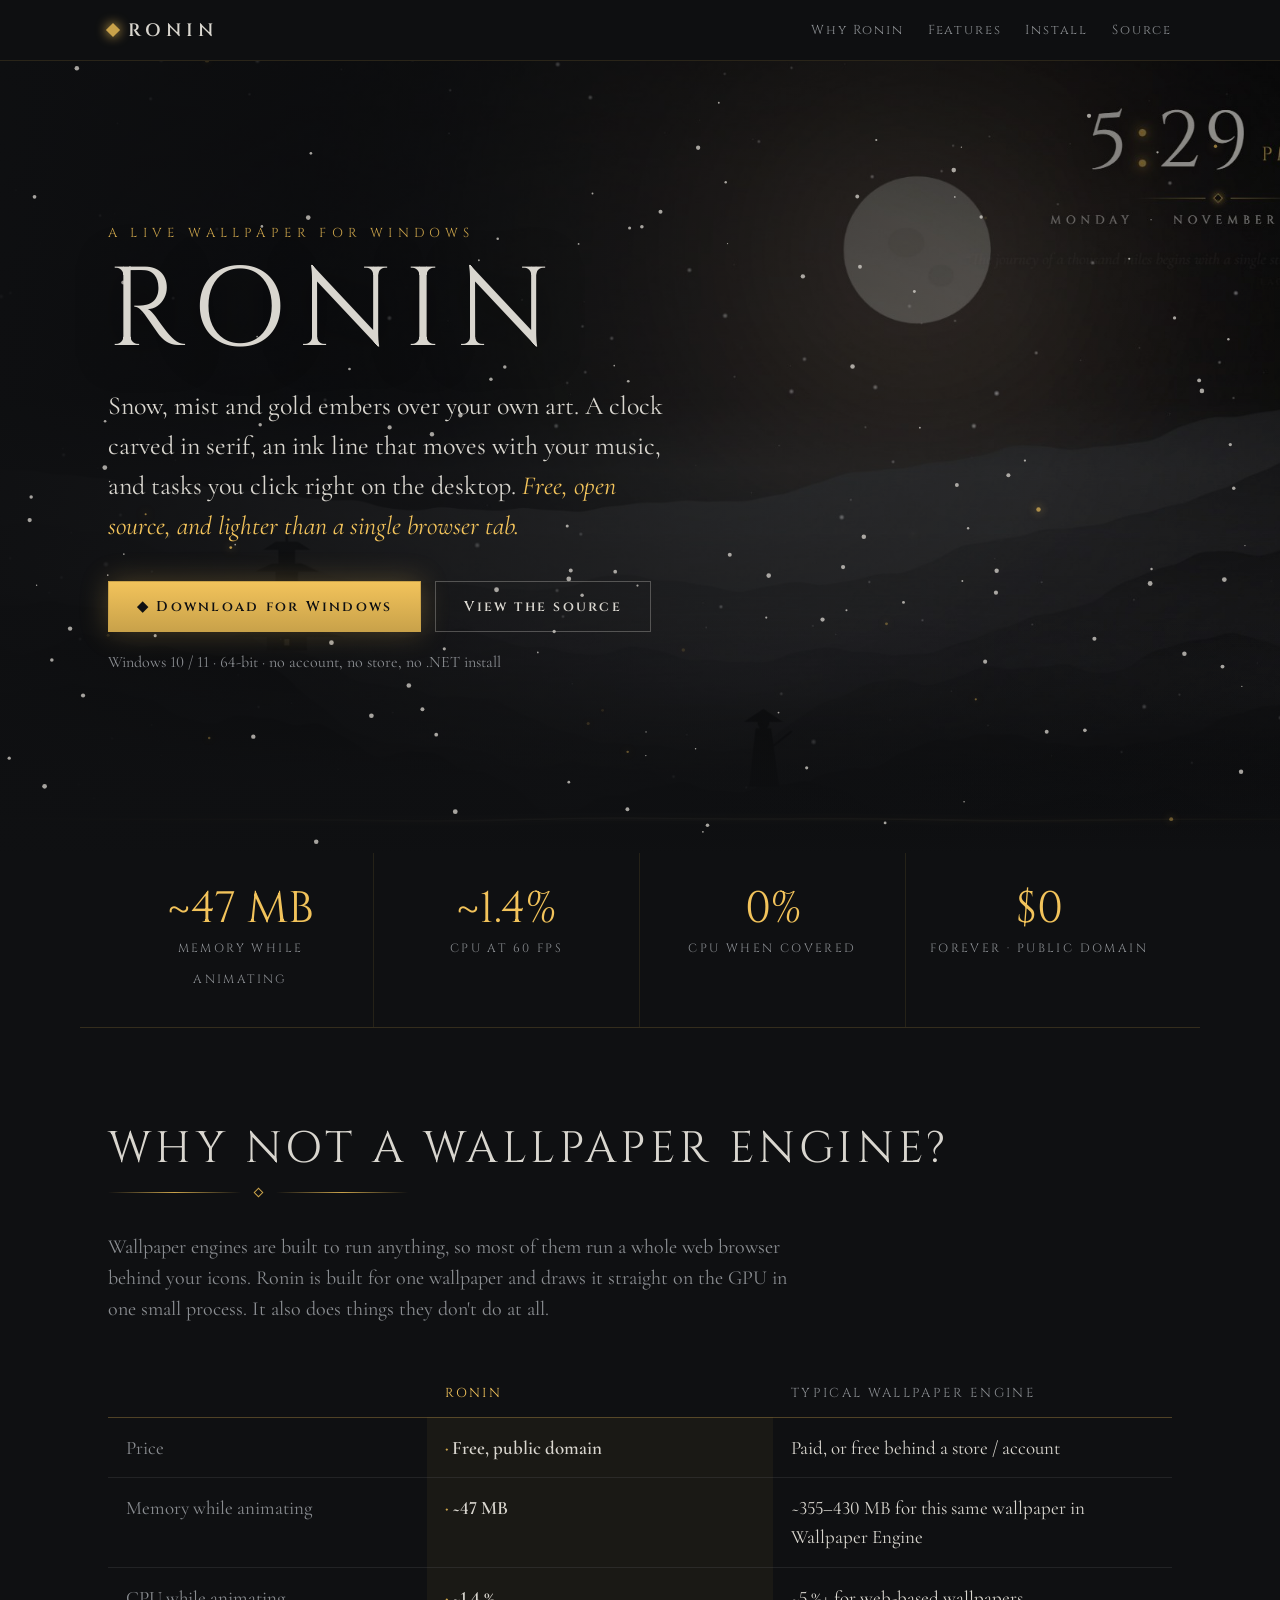
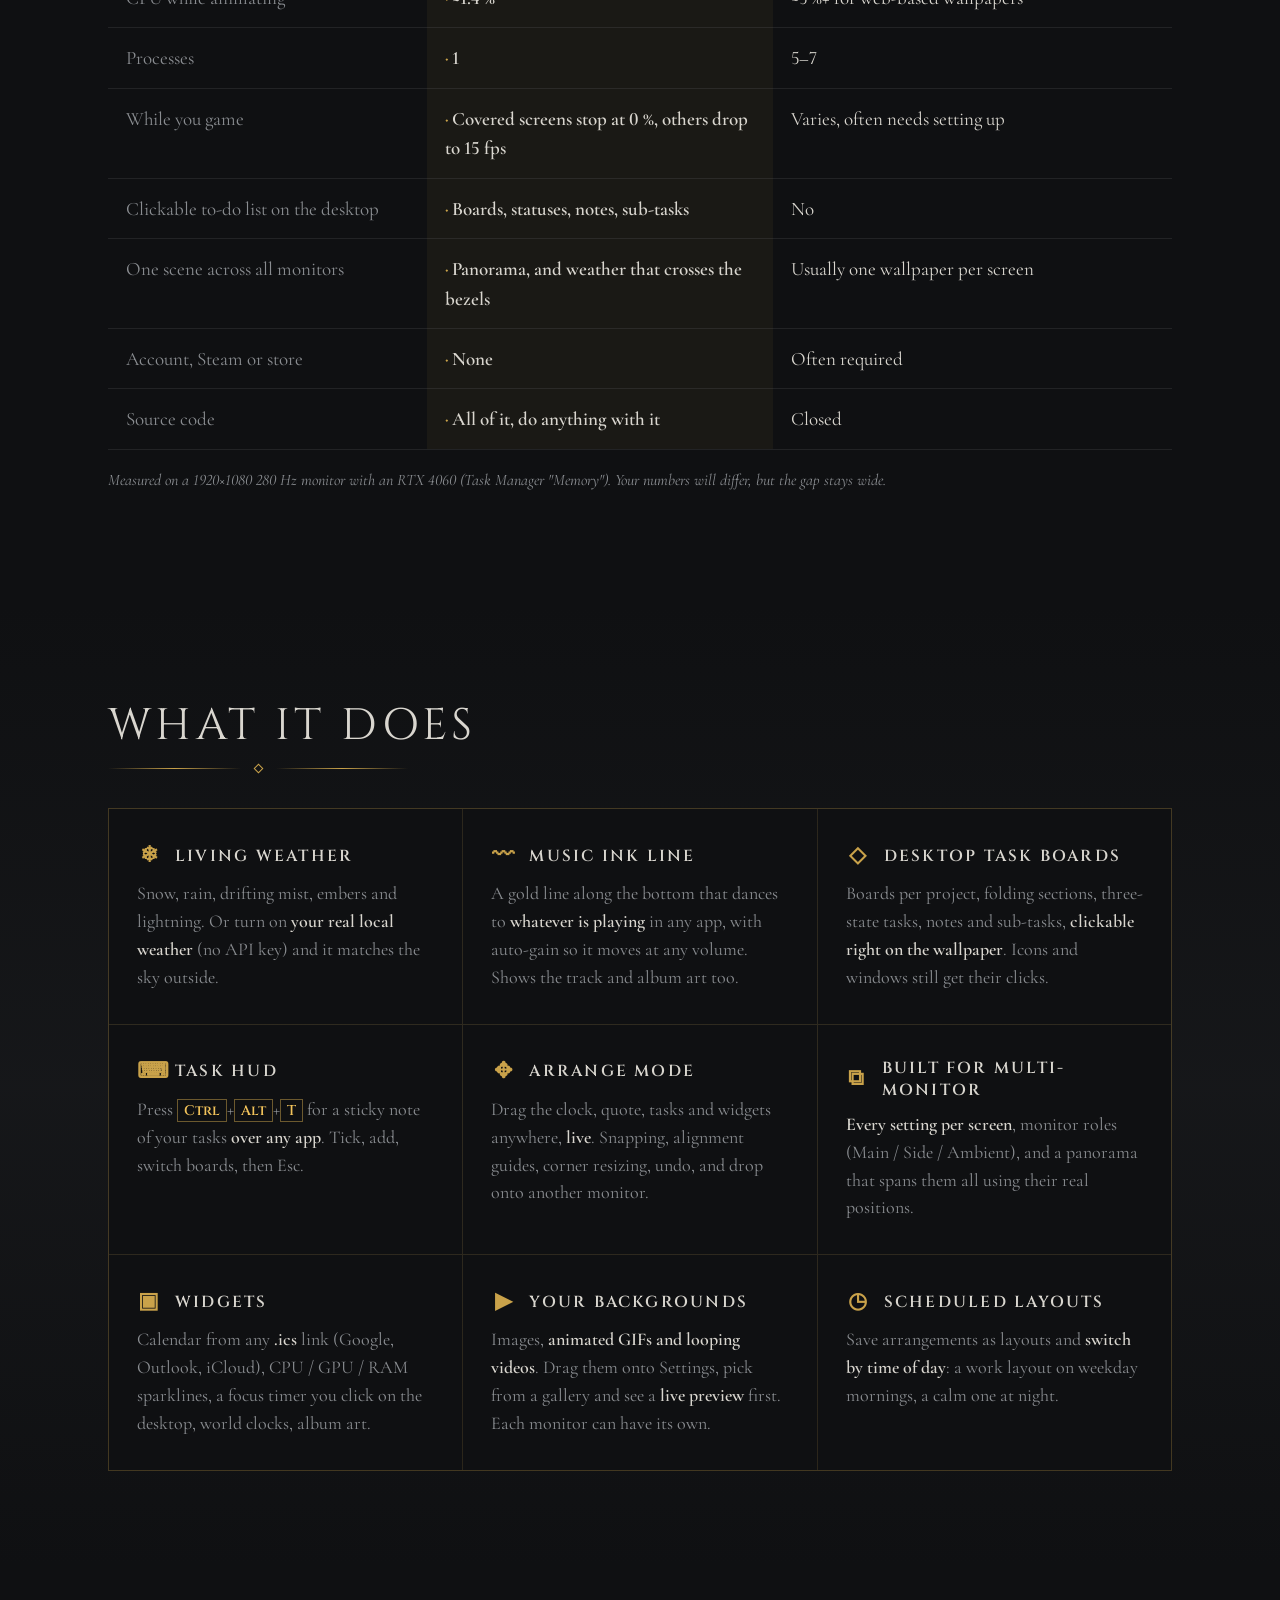
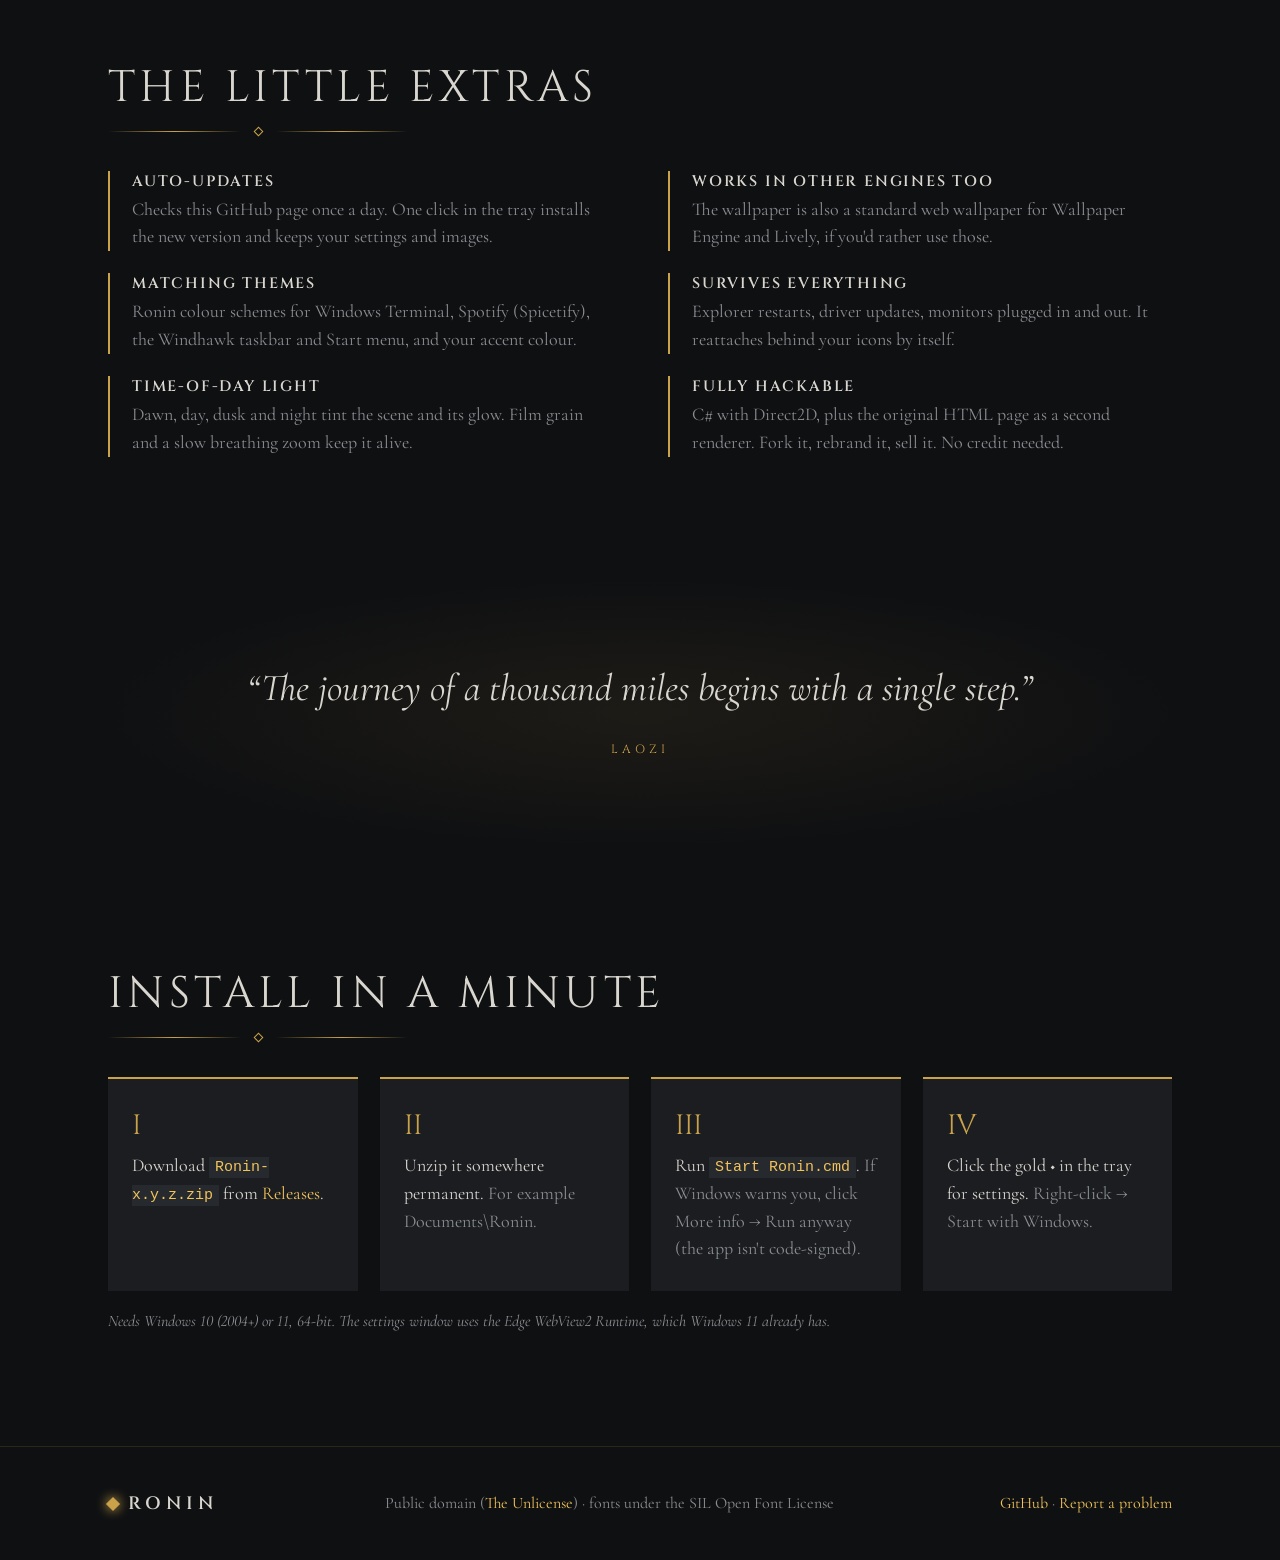
<file: docs/index.html>
<!DOCTYPE html>
<html lang="en">
<head>
<meta charset="utf-8">
<meta name="viewport" content="width=device-width, initial-scale=1">
<title>Ronin: a free, open-source live wallpaper for Windows</title>
<meta name="description" content="Snow, mist, embers, a music-reactive ink line and clickable desktop task boards. ~47 MB, ~1.4% CPU, 0% when covered. Free and public domain.">
<meta property="og:title" content="Ronin: a free live wallpaper for Windows">
<meta property="og:description" content="Does more than a wallpaper engine, uses a fraction of the memory. Free and open source.">
<meta property="og:image" content="https://hikayoru.github.io/ronin-wallpaper/img/social.jpg">
<meta name="theme-color" content="#0F1012">
<link rel="preconnect" href="https://fonts.googleapis.com">
<link rel="preconnect" href="https://fonts.gstatic.com" crossorigin>
<link href="https://fonts.googleapis.com/css2?family=Cinzel:wght@400;600&family=Cormorant+Garamond:ital,wght@0,400;0,600;1,400&display=swap" rel="stylesheet">
<style>
  :root {
    --ink: #0F1012; --stone: #1b1d21; --stone2: #2A2C30; --ash: #8A8D91; --bone: #D9D6CF;
    --ember: #C9A24A; --glow: #F2C35B; --blood: #B3263B;
    --serif: "Cormorant Garamond", Georgia, serif; --caps: "Cinzel", "Times New Roman", serif;
  }
  * { box-sizing: border-box; }
  html { scroll-behavior: smooth; }
  body { margin: 0; background: var(--ink); color: var(--bone); font: 400 20px/1.55 var(--serif); -webkit-font-smoothing: antialiased; font-variant-numeric: lining-nums; }
  a { color: var(--glow); text-decoration: none; }
  a:hover { text-decoration: underline; }
  .wrap { max-width: 1120px; margin: 0 auto; padding: 0 28px; }

  /* nav */
  nav { position: sticky; top: 0; z-index: 10; background: rgba(15,16,18,.82); backdrop-filter: blur(10px); border-bottom: 1px solid rgba(201,162,74,.15); }
  nav .wrap { display: flex; align-items: center; gap: 28px; height: 60px; }
  .brand { font: 600 18px var(--caps); letter-spacing: .28em; color: var(--bone); display: flex; align-items: center; gap: 10px; }
  .brand::before { content: ""; width: 10px; height: 10px; background: var(--ember); transform: rotate(45deg); box-shadow: 0 0 12px var(--glow); }
  nav .links { margin-left: auto; display: flex; gap: 24px; font: 400 13px var(--caps); letter-spacing: .14em; }
  nav .links a { color: var(--ash); }
  nav .links a:hover { color: var(--bone); text-decoration: none; }

  /* hero */
  .hero { position: relative; min-height: 88vh; display: flex; align-items: center; overflow: hidden; }
  .hero::before { content: ""; position: absolute; inset: 0; background: url(img/screenshot.jpg) center/cover; filter: brightness(.75); transform: scale(1.04); animation: breathe 18s ease-in-out infinite alternate; }
  .hero::after { content: ""; position: absolute; inset: 0; background: linear-gradient(90deg, rgba(15,16,18,.92) 0%, rgba(15,16,18,.55) 45%, rgba(15,16,18,.1) 100%), linear-gradient(0deg, var(--ink) 0%, transparent 30%); }
  @keyframes breathe { to { transform: scale(1.09); } }
  #snow { position: absolute; inset: 0; width: 100%; height: 100%; z-index: 1; pointer-events: none; }
  .hero .wrap { position: relative; z-index: 2; width: 100%; }
  .kicker { font: 400 13px var(--caps); letter-spacing: .4em; color: var(--ember); }
  h1 { font: 400 clamp(56px, 9vw, 112px)/1 var(--caps); letter-spacing: .12em; margin: 14px 0 18px; text-shadow: 0 4px 40px rgba(0,0,0,.6); }
  .lede { font-size: clamp(21px, 2.2vw, 26px); max-width: 560px; color: var(--bone); margin: 0 0 34px; }
  .lede em { color: var(--glow); font-style: italic; }
  .cta { display: flex; flex-wrap: wrap; gap: 14px; align-items: center; }
  .btn { display: inline-flex; align-items: center; gap: 10px; padding: 15px 28px; font: 600 14px var(--caps); letter-spacing: .16em; border: 1px solid var(--ember); color: var(--ink); background: linear-gradient(180deg, var(--glow), var(--ember)); box-shadow: 0 0 28px rgba(242,195,91,.25); transition: box-shadow .2s, transform .2s; }
  .btn:hover { text-decoration: none; box-shadow: 0 0 40px rgba(242,195,91,.45); transform: translateY(-1px); }
  .btn.ghost { background: transparent; color: var(--bone); box-shadow: none; border-color: rgba(217,214,207,.3); }
  .btn.ghost:hover { border-color: var(--ember); }
  .small { font-size: 16px; color: var(--ash); }

  /* stats */
  .stats { display: grid; grid-template-columns: repeat(4, 1fr); border-top: 1px solid rgba(201,162,74,.2); border-bottom: 1px solid rgba(201,162,74,.2); margin-top: -1px; }
  .stat { padding: 34px 20px; text-align: center; border-right: 1px solid rgba(201,162,74,.12); }
  .stat:last-child { border-right: 0; }
  .stat b { display: block; font: 400 44px/1 var(--caps); color: var(--glow); }
  .stat span { font: 400 12px var(--caps); letter-spacing: .2em; color: var(--ash); text-transform: uppercase; }

  section { padding: 96px 0; }
  h2 { font: 400 clamp(32px, 4vw, 44px)/1.15 var(--caps); letter-spacing: .1em; margin: 0 0 14px; }
  .divider { display: flex; align-items: center; gap: 14px; margin: 0 0 36px; color: var(--ember); max-width: 300px; }
  .divider::before, .divider::after { content: ""; flex: 1; height: 1px; background: linear-gradient(90deg, transparent, var(--ember), transparent); }
  .divider i { width: 7px; height: 7px; border: 1px solid var(--ember); transform: rotate(45deg); }
  .sub { color: var(--ash); max-width: 680px; margin: 0 0 44px; }

  /* comparison */
  table { width: 100%; border-collapse: collapse; font-size: 19px; }
  th, td { text-align: left; padding: 15px 18px; border-bottom: 1px solid rgba(138,141,145,.15); vertical-align: top; }
  thead th { font: 400 13px var(--caps); letter-spacing: .18em; color: var(--ash); border-bottom-color: rgba(201,162,74,.35); }
  thead th.us { color: var(--glow); }
  td:first-child { color: var(--ash); width: 30%; }
  td.us { color: var(--bone); background: rgba(201,162,74,.06); font-weight: 600; }
  td.us::before { content: "◆ "; color: var(--ember); font-size: 12px; vertical-align: 2px; }
  .note { font-size: 16px; color: var(--ash); font-style: italic; margin-top: 18px; }

  /* features */
  .grid { display: grid; grid-template-columns: repeat(3, 1fr); gap: 1px; background: rgba(201,162,74,.14); border: 1px solid rgba(201,162,74,.14); }
  .card { background: var(--ink); padding: 32px 28px; transition: background .25s; }
  .card:hover { background: var(--stone); }
  .card h3 { font: 600 16px var(--caps); letter-spacing: .14em; margin: 0 0 10px; color: var(--bone); display: flex; gap: 12px; align-items: center; }
  .card h3 .ic { font-size: 22px; color: var(--ember); width: 26px; text-align: center; }
  .card p { margin: 0; color: var(--ash); font-size: 18px; }
  .card p b { color: var(--bone); font-weight: 600; }
  kbd { font: 600 14px var(--caps); border: 1px solid rgba(201,162,74,.5); padding: 1px 6px; color: var(--glow); }

  /* bonuses */
  .bonus { display: grid; grid-template-columns: 1fr 1fr; gap: 22px 56px; }
  .bonus div { padding-left: 22px; border-left: 2px solid var(--ember); }
  .bonus h4 { font: 600 15px var(--caps); letter-spacing: .12em; margin: 0 0 4px; }
  .bonus p { margin: 0; color: var(--ash); font-size: 18px; }

  /* install */
  .steps { counter-reset: s; display: grid; grid-template-columns: repeat(4, 1fr); gap: 22px; }
  .step { counter-increment: s; background: var(--stone); padding: 28px 24px; border-top: 2px solid var(--ember); }
  .step::before { content: counter(s, upper-roman); display: block; font: 400 28px var(--caps); color: var(--ember); margin-bottom: 8px; }
  .step p { margin: 0; font-size: 18px; color: var(--bone); }
  .step p span { color: var(--ash); }
  code { font: 15px Consolas, monospace; background: rgba(42,44,48,.8); padding: 2px 6px; color: var(--glow); }

  .quote { text-align: center; padding: 110px 0; background: radial-gradient(ellipse at center, rgba(201,162,74,.08), transparent 60%); }
  .quote p { font: italic 400 clamp(26px, 3.2vw, 38px)/1.35 var(--serif); max-width: 800px; margin: 0 auto 18px; }
  .quote span { font: 400 12px var(--caps); letter-spacing: .35em; color: var(--ember); }

  footer { border-top: 1px solid rgba(201,162,74,.15); padding: 44px 0; color: var(--ash); font-size: 16px; }
  footer .wrap { display: flex; flex-wrap: wrap; gap: 18px 36px; justify-content: space-between; }

  @media (max-width: 900px) {
    .grid { grid-template-columns: 1fr 1fr; } .steps { grid-template-columns: 1fr 1fr; } .stats { grid-template-columns: 1fr 1fr; }
    .stat:nth-child(2) { border-right: 0; } .bonus { grid-template-columns: 1fr; } nav .links { display: none; }
  }
  @media (max-width: 600px) {
    .grid, .steps { grid-template-columns: 1fr; } table { font-size: 16px; } th, td { padding: 11px 8px; }
  }
  @media (prefers-reduced-motion: reduce) { .hero::before { animation: none; } #snow { display: none; } }
</style>
</head>
<body>

<nav><div class="wrap">
  <a class="brand" href="#">RONIN</a>
  <div class="links">
    <a href="#why">Why Ronin</a><a href="#features">Features</a><a href="#install">Install</a>
    <a href="https://github.com/HikaYoru/ronin-wallpaper">Source</a>
  </div>
</div></nav>

<header class="hero">
  <canvas id="snow"></canvas>
  <div class="wrap">
    <div class="kicker">A LIVE WALLPAPER FOR WINDOWS</div>
    <h1>RONIN</h1>
    <p class="lede">Snow, mist and gold embers over your own art. A clock carved in serif, an ink line that moves with your music, and tasks you click right on the desktop. <em>Free, open source, and lighter than a single browser tab.</em></p>
    <div class="cta">
      <a class="btn" href="https://github.com/HikaYoru/ronin-wallpaper/releases/latest">◆ Download for Windows</a>
      <a class="btn ghost" href="https://github.com/HikaYoru/ronin-wallpaper">View the source</a>
    </div>
    <p class="small" style="margin-top:18px">Windows 10 / 11 · 64-bit · no account, no store, no .NET install</p>
  </div>
</header>

<div class="wrap stats">
  <div class="stat"><b>~47 MB</b><span>memory while animating</span></div>
  <div class="stat"><b>~1.4%</b><span>CPU at 60 fps</span></div>
  <div class="stat"><b>0%</b><span>CPU when covered</span></div>
  <div class="stat"><b>$0</b><span>forever · public domain</span></div>
</div>

<section id="why">
  <div class="wrap">
    <h2>WHY NOT A WALLPAPER ENGINE?</h2>
    <div class="divider"><i></i></div>
    <p class="sub">Wallpaper engines are built to run anything, so most of them run a whole web browser behind your icons. Ronin is built for one wallpaper and draws it straight on the GPU in one small process. It also does things they don't do at all.</p>
    <table>
      <thead><tr><th></th><th class="us">RONIN</th><th>TYPICAL WALLPAPER ENGINE</th></tr></thead>
      <tbody>
        <tr><td>Price</td><td class="us">Free, public domain</td><td>Paid, or free behind a store / account</td></tr>
        <tr><td>Memory while animating</td><td class="us">~47 MB</td><td>~355–430 MB for this same wallpaper in Wallpaper Engine</td></tr>
        <tr><td>CPU while animating</td><td class="us">~1.4 %</td><td>~5 %+ for web-based wallpapers</td></tr>
        <tr><td>Processes</td><td class="us">1</td><td>5–7</td></tr>
        <tr><td>While you game</td><td class="us">Covered screens stop at 0 %, others drop to 15 fps</td><td>Varies, often needs setting up</td></tr>
        <tr><td>Clickable to-do list on the desktop</td><td class="us">Boards, statuses, notes, sub-tasks</td><td>No</td></tr>
        <tr><td>One scene across all monitors</td><td class="us">Panorama, and weather that crosses the bezels</td><td>Usually one wallpaper per screen</td></tr>
        <tr><td>Account, Steam or store</td><td class="us">None</td><td>Often required</td></tr>
        <tr><td>Source code</td><td class="us">All of it, do anything with it</td><td>Closed</td></tr>
      </tbody>
    </table>
    <p class="note">Measured on a 1920×1080 280 Hz monitor with an RTX 4060 (Task Manager "Memory"). Your numbers will differ, but the gap stays wide.</p>
  </div>
</section>

<section id="features" style="background:linear-gradient(180deg,transparent,rgba(42,44,48,.25),transparent)">
  <div class="wrap">
    <h2>WHAT IT DOES</h2>
    <div class="divider"><i></i></div>
    <div class="grid">
      <div class="card"><h3><span class="ic">❄&#xFE0E;</span>LIVING WEATHER</h3><p>Snow, rain, drifting mist, embers and lightning. Or turn on <b>your real local weather</b> (no API key) and it matches the sky outside.</p></div>
      <div class="card"><h3><span class="ic">〰&#xFE0E;</span>MUSIC INK LINE</h3><p>A gold line along the bottom that dances to <b>whatever is playing</b> in any app, with auto-gain so it moves at any volume. Shows the track and album art too.</p></div>
      <div class="card"><h3><span class="ic">◇&#xFE0E;</span>DESKTOP TASK BOARDS</h3><p>Boards per project, folding sections, three-state tasks, notes and sub-tasks, <b>clickable right on the wallpaper</b>. Icons and windows still get their clicks.</p></div>
      <div class="card"><h3><span class="ic">⌨&#xFE0E;</span>TASK HUD</h3><p>Press <kbd>Ctrl</kbd>+<kbd>Alt</kbd>+<kbd>T</kbd> for a sticky note of your tasks <b>over any app</b>. Tick, add, switch boards, then Esc.</p></div>
      <div class="card"><h3><span class="ic">✥&#xFE0E;</span>ARRANGE MODE</h3><p>Drag the clock, quote, tasks and widgets anywhere, <b>live</b>. Snapping, alignment guides, corner resizing, undo, and drop onto another monitor.</p></div>
      <div class="card"><h3><span class="ic">⧉&#xFE0E;</span>BUILT FOR MULTI-MONITOR</h3><p><b>Every setting per screen</b>, monitor roles (Main / Side / Ambient), and a panorama that spans them all using their real positions.</p></div>
      <div class="card"><h3><span class="ic">▣&#xFE0E;</span>WIDGETS</h3><p>Calendar from any <b>.ics</b> link (Google, Outlook, iCloud), CPU / GPU / RAM sparklines, a focus timer you click on the desktop, world clocks, album art.</p></div>
      <div class="card"><h3><span class="ic">▶&#xFE0E;</span>YOUR BACKGROUNDS</h3><p>Images, <b>animated GIFs and looping videos</b>. Drag them onto Settings, pick from a gallery and see a <b>live preview</b> first. Each monitor can have its own.</p></div>
      <div class="card"><h3><span class="ic">◷&#xFE0E;</span>SCHEDULED LAYOUTS</h3><p>Save arrangements as layouts and <b>switch by time of day</b>: a work layout on weekday mornings, a calm one at night.</p></div>
    </div>
  </div>
</section>

<section id="bonuses">
  <div class="wrap">
    <h2>THE LITTLE EXTRAS</h2>
    <div class="divider"><i></i></div>
    <div class="bonus">
      <div><h4>AUTO-UPDATES</h4><p>Checks this GitHub page once a day. One click in the tray installs the new version and keeps your settings and images.</p></div>
      <div><h4>WORKS IN OTHER ENGINES TOO</h4><p>The wallpaper is also a standard web wallpaper for Wallpaper Engine and Lively, if you'd rather use those.</p></div>
      <div><h4>MATCHING THEMES</h4><p>Ronin colour schemes for Windows Terminal, Spotify (Spicetify), the Windhawk taskbar and Start menu, and your accent colour.</p></div>
      <div><h4>SURVIVES EVERYTHING</h4><p>Explorer restarts, driver updates, monitors plugged in and out. It reattaches behind your icons by itself.</p></div>
      <div><h4>TIME-OF-DAY LIGHT</h4><p>Dawn, day, dusk and night tint the scene and its glow. Film grain and a slow breathing zoom keep it alive.</p></div>
      <div><h4>FULLY HACKABLE</h4><p>C# with Direct2D, plus the original HTML page as a second renderer. Fork it, rebrand it, sell it. No credit needed.</p></div>
    </div>
  </div>
</section>

<section class="quote">
  <p>“The journey of a thousand miles begins with a single step.”</p>
  <span>LAOZI</span>
</section>

<section id="install">
  <div class="wrap">
    <h2>INSTALL IN A MINUTE</h2>
    <div class="divider"><i></i></div>
    <div class="steps">
      <div class="step"><p>Download <code>Ronin-x.y.z.zip</code> from <a href="https://github.com/HikaYoru/ronin-wallpaper/releases/latest">Releases</a>.</p></div>
      <div class="step"><p>Unzip it somewhere permanent. <span>For example Documents\Ronin.</span></p></div>
      <div class="step"><p>Run <code>Start Ronin.cmd</code>. <span>If Windows warns you, click More info → Run anyway (the app isn't code-signed).</span></p></div>
      <div class="step"><p>Click the gold ◆ in the tray for settings. <span>Right-click → Start with Windows.</span></p></div>
    </div>
    <p class="note">Needs Windows 10 (2004+) or 11, 64-bit. The settings window uses the Edge WebView2 Runtime, which Windows 11 already has.</p>
  </div>
</section>

<footer><div class="wrap">
  <div><span class="brand" style="display:inline-flex">RONIN</span></div>
  <div>Public domain (<a href="https://github.com/HikaYoru/ronin-wallpaper/blob/main/LICENSE">The Unlicense</a>) · fonts under the SIL Open Font License</div>
  <div><a href="https://github.com/HikaYoru/ronin-wallpaper">GitHub</a> · <a href="https://github.com/HikaYoru/ronin-wallpaper/issues">Report a problem</a></div>
</div></footer>

<script>
// a little of the wallpaper's own snow and embers over the hero
(() => {
  const c = document.getElementById('snow'), x = c.getContext('2d'); let w, h, dpr, flakes = [];
  function size() { dpr = Math.min(devicePixelRatio || 1, 2); w = c.clientWidth; h = c.clientHeight; c.width = w * dpr; c.height = h * dpr; x.setTransform(dpr, 0, 0, dpr, 0, 0); }
  function make(top) { const ember = Math.random() < .12; return { x: Math.random() * w, y: top ? -10 : Math.random() * h, r: ember ? 1 + Math.random() * 1.4 : .6 + Math.random() * 1.8, vy: ember ? -(.15 + Math.random() * .35) : .25 + Math.random() * .7, vx: (Math.random() - .5) * .3, ph: Math.random() * 6.28, ember }; }
  size(); addEventListener('resize', size);
  for (let i = 0; i < 140; i++) flakes.push(make(false));
  let t = 0;
  (function frame() {
    t += .016; x.clearRect(0, 0, w, h);
    for (const f of flakes) {
      f.y += f.vy; f.x += f.vx + Math.sin(t + f.ph) * .25;
      if (f.y > h + 10 || f.y < -20 || f.x < -20 || f.x > w + 20) Object.assign(f, make(true), f.ember ? { y: h + 5 } : {});
      x.beginPath(); x.arc(f.x, f.y, f.r, 0, 6.283);
      if (f.ember) { x.fillStyle = `rgba(242,195,91,${.5 + .4 * Math.sin(t * 3 + f.ph)})`; x.shadowColor = '#F2C35B'; x.shadowBlur = 8; }
      else { x.fillStyle = 'rgba(217,214,207,.75)'; x.shadowBlur = 0; }
      x.fill();
    }
    requestAnimationFrame(frame);
  })();
})();
</script>
</body>
</html>
</file>
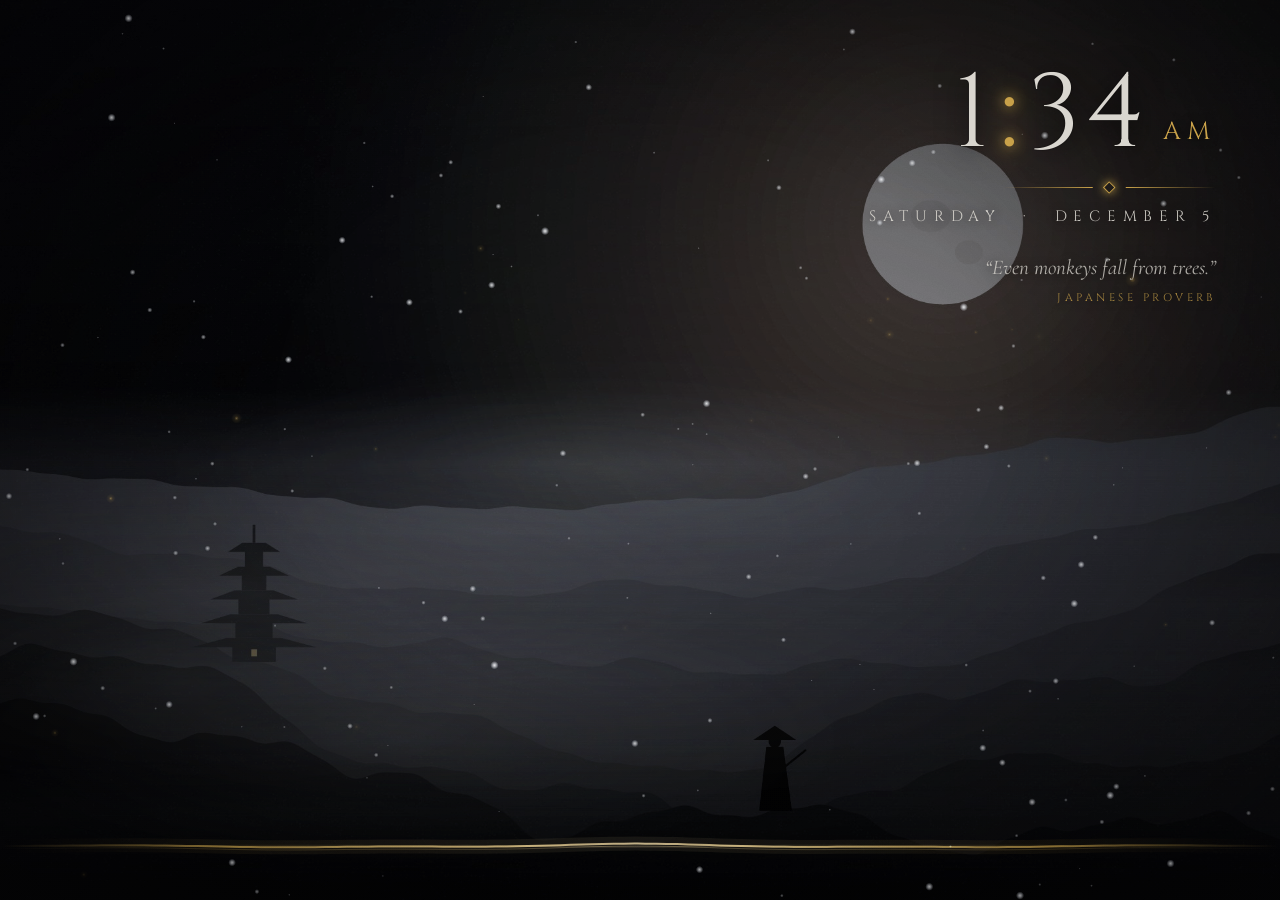
<file: ronin-wallpaper/index.html>
<!DOCTYPE html>
<html lang="en">
<head>
<meta charset="utf-8">
<meta name="viewport" content="width=device-width, initial-scale=1">
<title>Ronin</title>
<link rel="preconnect" href="https://fonts.googleapis.com">
<link rel="preconnect" href="https://fonts.gstatic.com" crossorigin>
<link href="https://fonts.googleapis.com/css2?family=Cinzel:wght@400;600&family=Cormorant+Garamond:ital,wght@0,400;0,500;1,400&family=Shippori+Mincho:wght@400;600&display=swap" rel="stylesheet">
<style>
  :root {
    --accent: #c9a24a;
    --text: #d9d6cf;
    --font: 'Cinzel', Georgia, serif;
    --quote-font: 'Cormorant Garamond', Georgia, serif;
    --vignette: .6;
    --grain: .07;
  }
  html, body { margin: 0; height: 100%; overflow: hidden; background: #0f1012; }

  /* ---------- background ---------- */
  #scene { position: fixed; inset: -2.5%; will-change: transform; }
  #bg {
    position: absolute; inset: 0;
    background-size: cover; background-position: center;
    animation: breathe 70s ease-in-out infinite alternate;
    transition: opacity .8s ease;
  }
  @keyframes breathe { from { transform: scale(1); } to { transform: scale(1.06); } }

  /* time-of-day lighting */
  #tint { position: fixed; inset: 0; pointer-events: none; opacity: 0; mix-blend-mode: multiply;
          transition: opacity 6s linear, background-color 6s linear; }
  #glow { position: fixed; inset: 0; pointer-events: none; opacity: 0; mix-blend-mode: screen;
          background: radial-gradient(ellipse 90% 70% at 50% -15%, rgba(255,160,80,.85), rgba(255,120,60,.25) 45%, transparent 75%);
          transition: opacity 6s linear; }

  #fx { position: fixed; inset: 0; width: 100%; height: 100%; pointer-events: none; }

  #vignette {
    position: fixed; inset: 0; pointer-events: none;
    background: radial-gradient(ellipse at 50% 45%, transparent 40%, rgba(5,5,7,.85) 100%);
    opacity: var(--vignette);
  }
  #grain {
    position: fixed; inset: -50%; pointer-events: none; opacity: var(--grain);
    mix-blend-mode: overlay;
    background-image: url("data:image/svg+xml;utf8,<svg xmlns='http://www.w3.org/2000/svg' width='180' height='180'><filter id='n'><feTurbulence type='fractalNoise' baseFrequency='.85' numOctaves='2' stitchTiles='stitch'/><feColorMatrix type='saturate' values='0'/></filter><rect width='100%' height='100%' filter='url(%23n)'/></svg>");
    animation: grain 1s steps(6) infinite;
  }
  @keyframes grain {
    0% { transform: translate(0,0); } 20% { transform: translate(-3%,2%); }
    40% { transform: translate(2%,-3%); } 60% { transform: translate(-2%,-1%); }
    80% { transform: translate(3%,3%); } 100% { transform: translate(0,0); }
  }
  #flash {
    position: fixed; inset: 0; pointer-events: none; opacity: 0;
    background: radial-gradient(ellipse at 60% 0%, #eef2ff 0%, #a9b4cc 60%, #6c7486 100%);
    mix-blend-mode: screen; transition: opacity .09s linear;
  }

  /* ---------- HUD blocks (position + scale set from JS, see layout()) ---------- */
  #hud, #quoteBox, #todo {
    position: fixed; z-index: 10; color: var(--text); font-family: var(--font);
    width: max-content; /* don't get squashed when pinned near a screen edge */
    transition: opacity .6s ease;
  }
  #quoteBox.attached { position: static; width: auto; }
  #quoteBox:not(.attached) #quote { margin-top: 0; }
  .guides #hud, .guides #quoteBox:not(.attached), .guides #todo { outline: 1px dashed var(--accent); outline-offset: 12px; }

  #time {
    font-size: 104px; font-weight: 400; line-height: 1; letter-spacing: .05em;
    text-shadow: 0 2px 30px rgba(0,0,0,.75), 0 0 2px rgba(0,0,0,.6);
    white-space: nowrap;
  }
  #time .colon {
    color: var(--accent); display: inline-block; margin: 0 .04em;
    text-shadow: 0 0 14px var(--accent), 0 0 30px var(--accent);
    animation: pulse 2s ease-in-out infinite;
  }
  #time .ampm {
    font-size: .24em; color: var(--accent); letter-spacing: .25em; margin-left: .45em;
    vertical-align: .3em; text-shadow: 0 0 10px rgba(0,0,0,.8);
  }
  @keyframes pulse { 0%,100% { opacity: 1; } 50% { opacity: .35; } }

  .rule { display: flex; align-items: center; gap: 12px; margin: 16px 0 14px; }
  [data-align=right] .rule { justify-content: flex-end; }
  [data-align=center] .rule { justify-content: center; }
  .rule span { height: 1px; width: 90px; }
  .rule span:first-child { background: linear-gradient(to right, transparent, var(--accent)); }
  .rule span:last-child  { background: linear-gradient(to left,  transparent, var(--accent)); }
  .rule i {
    width: 7px; height: 7px; transform: rotate(45deg); flex: none;
    border: 1px solid var(--accent); box-shadow: 0 0 10px var(--accent);
  }

  #date, #wx {
    font-size: 15px; letter-spacing: .45em; text-transform: uppercase; opacity: .9;
    text-shadow: 0 1px 12px rgba(0,0,0,.9); white-space: nowrap;
  }
  #wx { font-size: 12px; letter-spacing: .32em; margin-top: 10px; opacity: .75; }
  #wx b { color: var(--accent); font-weight: 400; }

  #quote {
    margin-top: 26px; max-width: calc(var(--quote-width, 30) * 1em); display: inline-block;
    font-family: var(--quote-font); font-style: italic; font-size: calc(21px * var(--quote-scale, 1)); line-height: 1.4;
    opacity: .78; text-shadow: 0 1px 12px rgba(0,0,0,.95);
    transition: opacity 1.4s ease;
  }
  #quote.hidden { opacity: 0; }
  #quote .src {
    display: block; margin-top: 8px; font-family: var(--font); font-style: normal;
    font-size: .52em; letter-spacing: .32em; text-transform: uppercase; color: var(--accent);
  }

  #music {
    margin-top: 22px; font-size: calc(12px * var(--quote-scale, 1));
    letter-spacing: .28em; text-transform: uppercase;
    opacity: .8; text-shadow: 0 1px 10px rgba(0,0,0,.9);
    white-space: nowrap; overflow: hidden; text-overflow: ellipsis;
  }
  #music b { color: var(--accent); font-weight: 400; margin-right: .6em; }

  /* ---------- to-do ---------- */
  #todo { cursor: default; }
  #todo .title { font-size: 14px; letter-spacing: .5em; text-transform: uppercase; text-shadow: 0 1px 12px rgba(0,0,0,.9); }
  #todo .rule { margin: 12px 0 14px; }
  #todo .rule span { width: 60px; }
  #todoList { list-style: none; margin: 0; padding: 0; }
  #todoList li {
    font-family: var(--quote-font); font-size: 21px; line-height: 1.25; padding: 5px 0;
    cursor: pointer; text-shadow: 0 1px 12px rgba(0,0,0,.95);
    display: flex; align-items: center; gap: 14px; transition: opacity .4s ease;
  }
  #todo[data-align=right] #todoList li { flex-direction: row-reverse; }
  #todo[data-align=center] #todoList li { justify-content: center; }
  #todoList li .box {
    width: 8px; height: 8px; flex: none; transform: rotate(45deg);
    border: 1px solid var(--accent); transition: background .3s ease, box-shadow .3s ease;
  }
  #todoList li:hover .box { box-shadow: 0 0 8px var(--accent); }
  #todoList li.done { opacity: .4; }
  #todoList li.done .box { background: var(--accent); box-shadow: 0 0 10px var(--accent); }
  #todoList li.done .txt { text-decoration: line-through; text-decoration-color: var(--accent); }

  .off { display: none !important; }
</style>
</head>
<body>
  <div id="scene"><div id="bg"></div></div>
  <div id="tint"></div>
  <div id="glow"></div>
  <canvas id="fx"></canvas>
  <div id="flash"></div>
  <div id="vignette"></div>
  <div id="grain"></div>

  <div id="hud">
    <div id="clock">
      <div id="time"></div>
      <div class="rule"><span></span><i></i><span></span></div>
      <div id="date"></div>
      <div id="wx" class="off"></div>
    </div>
    <div id="quoteBox" class="attached">
      <div id="quote"></div>
      <div id="music" class="off"></div>
    </div>
  </div>

  <div id="todo" class="off">
    <div class="title" id="todoTitle">Tasks</div>
    <div class="rule"><span></span><i></i><span></span></div>
    <ul id="todoList"></ul>
  </div>

<script>
/* =========================================================
   Settings — defaults mirror project.json / LivelyProperties.json
   ========================================================= */
const S = {
  background: 'images/ink-mountains.jpg', customImage: '',
  dim: 15, desaturate: 30,
  precip: 0,                 // 0 snow, 1 rain, 2 none (used when live weather is off)
  snow: 45, wind: 25, fog: 40, embers: 35,
  lightning: false, parallax: true, vignette: 60, grain: true,
  liveWeather: false, city: '', units: 0, showWeather: true,
  timeOfDay: true, todStrength: 60,
  viz: true, vizY: 6, vizHeight: 70, vizThickness: 2, vizSensitivity: 100, vizReact: true,
  accent: '#c9a24a', textColor: '#d9d6cf',
  showClock: true, clock24: false, showDate: true,
  position: 0, clockX: 100, clockY: 0, font: 0, uiScale: 100, guides: false,
  showQuote: true, quoteText: '', quoteMinutes: 10, quoteScale: 100, quoteWidth: 30,
  quoteLayout: 0, quoteX: 50, quoteY: 92,
  showMusic: true,
  showTodo: true, todoTitle: 'Tasks', todoText: '', todoX: 0, todoY: 55, todoScale: 100,
};
let fpsCap = 0; // 0 = uncapped (Wallpaper Engine sets this from its FPS setting)

const PRESETS = [[100, 0], [0, 0], [100, 100], [0, 100], [50, 50]]; // index 5 = custom sliders
const LAYOUT_KEYS = ['position', 'clockX', 'clockY', 'uiScale', 'quoteLayout', 'quoteX', 'quoteY',
  'quoteScale', 'quoteWidth', 'todoX', 'todoY', 'todoScale'];
const COMBO_KEYS = ['position', 'font', 'quoteLayout', 'precip', 'units'];
const WEATHER_KEYS = ['liveWeather', 'city', 'units'];
const FONTS = [
  "'Cinzel', Georgia, serif",
  "'Cormorant Garamond', Georgia, serif",
  "'Shippori Mincho', 'Yu Mincho', serif",
];
const PROVERBS = [
  ['Fall seven times, stand up eight.', 'Japanese proverb'],
  ['A gem cannot be polished without friction.', 'Chinese proverb'],
  ['Beginning is easy. Continuing is hard.', 'Japanese proverb'],
  ['Even monkeys fall from trees.', 'Japanese proverb'],
  ['Knowing others is wisdom. Knowing yourself is enlightenment.', 'Laozi'],
  ['Vision without action is a daydream.', 'Japanese proverb'],
  ['The journey of a thousand miles begins with a single step.', 'Laozi'],
  ['When the winds of change blow, some build walls, others build windmills.', 'Chinese proverb'],
  ['The bamboo that bends is stronger than the oak that resists.', 'Japanese proverb'],
];

const $ = id => document.getElementById(id);
const root = document.documentElement;
const clamp = (v, a, b) => Math.min(b, Math.max(a, v));

function esc(s) {
  return String(s).replace(/[&<>"']/g, c => ({ '&': '&amp;', '<': '&lt;', '>': '&gt;', '"': '&quot;', "'": '&#39;' }[c]));
}
function hex(c) {
  c = String(c || '').trim();
  if (/^#[0-9a-f]{8}$/i.test(c)) c = '#' + c.slice(3); // #AARRGGBB -> #RRGGBB
  return c;
}
function rgb(c) {
  c = hex(c).replace('#', '');
  if (c.length === 3) c = c.split('').map(x => x + x).join('');
  const n = parseInt(c, 16) || 0;
  return [(n >> 16) & 255, (n >> 8) & 255, n & 255];
}

/* =========================================================
   Host hooks: Lively + Wallpaper Engine
   ========================================================= */
function setTrack(title, artist) {
  const el = $('music');
  if (title) {
    el.innerHTML = '<b>&#9670;</b>' + esc(title) + (artist ? ' &nbsp;&mdash;&nbsp; ' + esc(artist) : '');
    el.dataset.has = '1';
  } else {
    el.dataset.has = '';
  }
  el.classList.toggle('off', !(S.showMusic && el.dataset.has));
}

// Lively
function livelyPropertyListener(name, val) {
  if (!(name in S)) return;
  S[name] = val;
  apply(name);
}
function livelyCurrentTrack(data) {
  let t = null;
  try { t = JSON.parse(data); } catch (e) {}
  setTrack(t && t.Title, t && t.Artist);
}
function livelyAudioListener(arr) { onAudio(arr); }

// Wallpaper Engine (it lowercases property keys)
const KEYMAP = {};
Object.keys(S).forEach(k => { KEYMAP[k.toLowerCase()] = k; });

function weColor(v) { // "0.79 0.64 0.29" -> "#c9a349"
  const p = String(v).split(' ').map(n => Math.round(clamp(parseFloat(n) || 0, 0, 1) * 255));
  return '#' + p.slice(0, 3).map(n => n.toString(16).padStart(2, '0')).join('');
}

window.wallpaperPropertyListener = {
  applyUserProperties(props) {
    for (const raw in props) {
      const key = KEYMAP[raw];
      if (!key) continue;
      let v = props[raw].value;
      if (key === 'accent' || key === 'textColor') v = weColor(v);
      else if (COMBO_KEYS.includes(key)) v = parseInt(v, 10) || 0;
      else if (key === 'customImage') v = v ? 'file:///' + decodeURIComponent(v) : '';
      S[key] = v;
      apply(key === 'customImage' ? 'background' : key);
    }
  },
  applyGeneralProperties(props) {
    if (props.fps) fpsCap = props.fps;
  },
};
// Wallpaper Engine may inject its audio/media functions a moment after the page starts,
// so keep trying for a while instead of checking only once.
const hooked = { audio: false, media: false, playback: false };
function registerHostHooks() {
  if (!hooked.audio && typeof window.wallpaperRegisterAudioListener === 'function') {
    window.wallpaperRegisterAudioListener(onAudio); hooked.audio = true;
  }
  if (!hooked.media && typeof window.wallpaperRegisterMediaPropertiesListener === 'function') {
    window.wallpaperRegisterMediaPropertiesListener(e => setTrack(e.title, e.artist)); hooked.media = true;
  }
  if (!hooked.playback && typeof window.wallpaperRegisterMediaPlaybackListener === 'function') {
    window.wallpaperRegisterMediaPlaybackListener(e => {
      const mi = window.wallpaperMediaIntegration;
      if (mi && e.state === mi.PLAYBACK_STOPPED) setTrack('');
    });
    hooked.playback = true;
  }
  return hooked.audio && hooked.media && hooked.playback;
}
if (!registerHostHooks()) {
  let tries = 0;
  const iv = setInterval(() => { if (registerHostHooks() || ++tries > 60) clearInterval(iv); }, 250);
  window.addEventListener('load', registerHostHooks);
}

/* =========================================================
   Apply settings
   ========================================================= */
function bgPath(v) {
  if (S.customImage) return encodeURI(String(S.customImage).replace(/\\/g, '/'));
  let p = String(v || '').replace(/\\/g, '/');
  if (!p.includes('/')) p = 'images/' + p;
  return encodeURI(p);
}

let currentBg = '';
function setBackground() {
  const url = bgPath(S.background);
  if (url === currentBg) return;
  const first = !currentBg;
  currentBg = url;
  const bg = $('bg');
  const img = new Image();
  img.onload = () => {
    const swap = () => { bg.style.backgroundImage = `url("${url}")`; bg.style.opacity = 1; };
    if (first) swap(); else { bg.style.opacity = 0; setTimeout(swap, 800); }
  };
  img.src = url;
}

function apply(name) {
  const all = !name;
  if (all || name === 'background') setBackground();
  if (all || name === 'dim' || name === 'desaturate') {
    $('bg').style.filter =
      `brightness(${1 - S.dim / 100}) saturate(${1 - S.desaturate / 100}) contrast(1.06)`;
  }
  if (all || name === 'vignette') root.style.setProperty('--vignette', S.vignette / 100);
  if (all || name === 'grain') root.style.setProperty('--grain', S.grain ? .07 : 0);
  if (all || name === 'accent') { root.style.setProperty('--accent', hex(S.accent)); buildSprites(); }
  if (all || name === 'textColor') root.style.setProperty('--text', hex(S.textColor));
  if (all || name === 'font') root.style.setProperty('--font', FONTS[S.font] || FONTS[0]);
  if (all || LAYOUT_KEYS.includes(name)) layout();
  if (all || name === 'guides') document.body.classList.toggle('guides', !!S.guides);
  if (all || name === 'showClock' || name === 'showDate') {
    $('clock').classList.toggle('off', !S.showClock);
    $('date').classList.toggle('off', !S.showDate);
    document.querySelector('#clock .rule').classList.toggle('off', !S.showDate);
  }
  if (all || name === 'clock24') tick(true);
  if (all || name === 'showQuote' || name === 'quoteText' || name === 'quoteMinutes') {
    $('quote').classList.toggle('off', !S.showQuote);
    startQuotes();
  }
  if (all || name === 'showMusic') {
    const el = $('music');
    el.classList.toggle('off', !(S.showMusic && el.dataset.has));
  }
  if (all || name === 'showTodo' || name === 'todoText' || name === 'todoTitle') renderTodo();
  if (all || WEATHER_KEYS.includes(name)) {
    if (name === 'liveWeather') { renderWx(); computeEffective(); }
    scheduleWeather(all || name === 'liveWeather' ? 0 : 1500); // typing a city waits until you pause
  }
  if (all || name === 'showWeather') renderWx();
  if (all || name === 'timeOfDay' || name === 'todStrength') updateTimeOfDay();
  if (all || ['precip', 'snow', 'wind', 'fog', 'lightning'].includes(name)) computeEffective();
  if (name === 'parallax' && !S.parallax) { mouse.tx = mouse.ty = 0; }
}

/* =========================================================
   Layout — x/y are 0..100 across the screen (inside a margin).
   The element's matching point is pinned there, so 0 hugs the
   left/top edge and 100 the right/bottom. Scaling grows from it.
   ========================================================= */
function place(el, x, y, scale) {
  const mx = 5, my = 7;
  const align = x < 34 ? 'left' : x > 66 ? 'right' : 'center';
  Object.assign(el.style, {
    left: (mx + x * (100 - 2 * mx) / 100) + 'vw',
    top: (my + y * (100 - 2 * my) / 100) + 'vh',
    transform: `translate(${-x}%, ${-y}%) scale(${scale})`,
    transformOrigin: `${x}% ${y}%`,
    textAlign: align,
  });
  el.dataset.align = align;
}

function layout() {
  const custom = +S.position === 5;
  const [cx, cy] = custom ? [+S.clockX, +S.clockY] : (PRESETS[+S.position] || PRESETS[0]);
  const ui = S.uiScale / 100;
  place($('hud'), cx, cy, ui);

  root.style.setProperty('--quote-scale', S.quoteScale / 100);
  root.style.setProperty('--quote-width', S.quoteWidth);

  const qb = $('quoteBox');
  const attached = +S.quoteLayout !== 1;
  qb.classList.toggle('attached', attached);
  if (attached) {
    if (qb.parentNode !== $('hud')) $('hud').appendChild(qb);
    ['left', 'top', 'transform', 'transformOrigin', 'textAlign'].forEach(p => { qb.style[p] = ''; });
    delete qb.dataset.align;
  } else {
    if (qb.parentNode !== document.body) document.body.appendChild(qb);
    place(qb, +S.quoteX, +S.quoteY, ui);
  }
  place($('todo'), +S.todoX, +S.todoY, S.todoScale / 100);
}

/* =========================================================
   Clock
   ========================================================= */
let lastStamp = '';
function tick(force) {
  const d = new Date();
  let h = d.getHours();
  const m = String(d.getMinutes()).padStart(2, '0');
  let ampm = '';
  if (!S.clock24) { ampm = h >= 12 ? 'PM' : 'AM'; h = h % 12 || 12; }
  else h = String(h).padStart(2, '0');
  const stamp = h + ':' + m + ampm + d.getDate();
  if (stamp === lastStamp && !force) return;
  lastStamp = stamp;
  $('time').innerHTML = `${h}<span class="colon">:</span>${m}` + (ampm ? `<span class="ampm">${ampm}</span>` : '');
  const wd = d.toLocaleDateString(undefined, { weekday: 'long' });
  const md = d.toLocaleDateString(undefined, { day: 'numeric', month: 'long' });
  $('date').innerHTML = `${esc(wd)} &nbsp;&middot;&nbsp; ${esc(md)}`;
}
setInterval(tick, 1000);

/* =========================================================
   Quotes
   ========================================================= */
let quoteTimer = null, quoteIdx = Math.floor(Math.random() * PROVERBS.length);
function renderQuote() {
  const q = $('quote');
  const custom = String(S.quoteText || '').trim();
  let text, src = '';
  if (custom) { text = custom; }
  else { [text, src] = PROVERBS[quoteIdx % PROVERBS.length]; quoteIdx++; }
  q.classList.add('hidden');
  setTimeout(() => {
    q.innerHTML = '&ldquo;' + esc(text) + '&rdquo;' + (src ? `<span class="src">${esc(src)}</span>` : '');
    q.classList.remove('hidden');
  }, q.innerHTML ? 1400 : 0);
}
function startQuotes() {
  clearInterval(quoteTimer);
  if (!S.showQuote) return;
  renderQuote();
  if (!String(S.quoteText || '').trim()) {
    quoteTimer = setInterval(renderQuote, Math.max(1, S.quoteMinutes) * 60000);
  }
}

/* =========================================================
   To-do list — items separated by ";" in settings.
   Click an item to tick it off; ticks are remembered.
   ========================================================= */
const TODO_KEY = 'ronin.todo.done';
function loadDone() { try { return new Set(JSON.parse(localStorage.getItem(TODO_KEY) || '[]')); } catch (e) { return new Set(); } }
function saveDone(set) { try { localStorage.setItem(TODO_KEY, JSON.stringify([...set])); } catch (e) {} }

function todoItems() {
  return String(S.todoText || '').split(/\s*[;|\n]\s*/).map(s => s.trim()).filter(Boolean);
}
function renderTodo() {
  const items = todoItems();
  const box = $('todo');
  box.classList.toggle('off', !S.showTodo || !items.length);
  $('todoTitle').textContent = S.todoTitle || 'Tasks';
  const done = loadDone();
  // forget ticks for items that no longer exist
  const live = new Set(items.filter(i => done.has(i)));
  if (live.size !== done.size) saveDone(live);
  $('todoList').innerHTML = items.map(t =>
    `<li class="${live.has(t) ? 'done' : ''}" data-t="${esc(t)}"><span class="box"></span><span class="txt">${esc(t)}</span></li>`
  ).join('');
}
$('todoList').addEventListener('click', e => {
  const li = e.target.closest('li');
  if (!li) return;
  const t = li.dataset.t, done = loadDone();
  if (done.has(t)) done.delete(t); else done.add(t);
  saveDone(done);
  li.classList.toggle('done', done.has(t));
});

/* =========================================================
   Live weather — Open-Meteo (free, no key)
   ========================================================= */
const WX = { place: '', lat: null, lon: null, key: '', data: null, err: '', sunrise: null, sunset: null };
let wxTimer = null, wxRefresh = null;

function scheduleWeather(delay) {
  clearTimeout(wxTimer);
  wxTimer = setTimeout(fetchWeather, delay);
}

// weather code -> [precip (0 snow, 1 rain, 2 none), amount, fog, storm, label]
function decodeWeather(code) {
  const T = {
    0: [2, 0, 0, 0, 'Clear'], 1: [2, 0, 5, 0, 'Mostly clear'], 2: [2, 0, 15, 0, 'Partly cloudy'], 3: [2, 0, 30, 0, 'Overcast'],
    45: [2, 0, 90, 0, 'Fog'], 48: [2, 0, 90, 0, 'Freezing fog'],
    51: [1, 20, 30, 0, 'Light drizzle'], 53: [1, 30, 35, 0, 'Drizzle'], 55: [1, 40, 40, 0, 'Heavy drizzle'],
    56: [1, 30, 35, 0, 'Freezing drizzle'], 57: [1, 45, 40, 0, 'Freezing drizzle'],
    61: [1, 40, 35, 0, 'Light rain'], 63: [1, 65, 40, 0, 'Rain'], 65: [1, 90, 45, 0, 'Heavy rain'],
    66: [1, 50, 40, 0, 'Freezing rain'], 67: [1, 80, 45, 0, 'Freezing rain'],
    71: [0, 35, 30, 0, 'Light snow'], 73: [0, 60, 35, 0, 'Snow'], 75: [0, 90, 45, 0, 'Heavy snow'], 77: [0, 25, 30, 0, 'Snow grains'],
    80: [1, 50, 35, 0, 'Showers'], 81: [1, 70, 40, 0, 'Heavy showers'], 82: [1, 95, 45, 0, 'Violent showers'],
    85: [0, 55, 35, 0, 'Snow showers'], 86: [0, 90, 45, 0, 'Heavy snow showers'],
    95: [1, 80, 45, 1, 'Thunderstorm'], 96: [1, 90, 50, 1, 'Thunderstorm, hail'], 99: [1, 95, 50, 1, 'Thunderstorm, hail'],
  };
  return T[code] || [2, 0, 20, 0, 'Unknown'];
}

const hhmmToMin = s => { const m = /T(\d\d):(\d\d)/.exec(s || ''); return m ? +m[1] * 60 + +m[2] : null; };

async function fetchWeather() {
  clearTimeout(wxRefresh);
  const city = String(S.city || '').trim();
  if (!S.liveWeather || !city) {
    WX.data = null; WX.err = ''; WX.sunrise = WX.sunset = null;
    renderWx(); computeEffective(); updateTimeOfDay();
    return;
  }
  try {
    if (WX.key !== city) {
      // "Berlin, Germany" -> search "Berlin", prefer a result matching "Germany"
      const [name, ...rest] = city.split(',').map(s => s.trim());
      const hint = rest.join(' ').toLowerCase();
      const g = await fetch('https://geocoding-api.open-meteo.com/v1/search?count=10&language=en&format=json&name='
        + encodeURIComponent(name)).then(r => r.json());
      const list = (g && g.results) || [];
      if (!list.length) throw new Error('City not found');
      const pick = (hint && list.find(r => [r.country, r.country_code, r.admin1].some(v => v && hint.includes(String(v).toLowerCase())))) || list[0];
      Object.assign(WX, { lat: pick.latitude, lon: pick.longitude, place: pick.name, key: city });
    }
    const unit = +S.units === 1 ? '&temperature_unit=fahrenheit' : '';
    const j = await fetch(`https://api.open-meteo.com/v1/forecast?latitude=${WX.lat}&longitude=${WX.lon}`
      + '&current=temperature_2m,weather_code,wind_speed_10m,wind_direction_10m,cloud_cover'
      + '&daily=sunrise,sunset&forecast_days=1&timezone=auto' + unit).then(r => r.json());
    const c = j.current;
    if (!c) throw new Error('No data');
    const [precip, amount, fog, storm, label] = decodeWeather(c.weather_code);
    // wind direction is where it blows FROM; take the east-west part for the screen
    const dir = (c.wind_direction_10m || 0) * Math.PI / 180;
    const wind = clamp(-Math.sin(dir) * (c.wind_speed_10m || 0) * 2.2, -100, 100);
    WX.data = {
      precip, amount, storm: !!storm, label, wind,
      fog: Math.max(fog, (c.cloud_cover || 0) * .3),
      temp: Math.round(c.temperature_2m), unit: +S.units === 1 ? 'F' : 'C',
    };
    WX.sunrise = hhmmToMin(j.daily && j.daily.sunrise && j.daily.sunrise[0]);
    WX.sunset = hhmmToMin(j.daily && j.daily.sunset && j.daily.sunset[0]);
    WX.err = '';
  } catch (e) {
    WX.err = e.message || 'Weather unavailable';
    if (WX.key !== city) WX.data = null;
  }
  renderWx(); computeEffective(); updateTimeOfDay();
  wxRefresh = setTimeout(fetchWeather, 15 * 60000);
}

function renderWx() {
  const el = $('wx');
  const show = S.liveWeather && S.showWeather && (WX.data || WX.err);
  el.classList.toggle('off', !show);
  if (!show) return;
  if (WX.data) {
    const d = WX.data;
    el.innerHTML = `<b>${d.temp}&deg;${d.unit}</b> &nbsp;&middot;&nbsp; ${esc(d.label)} &nbsp;&middot;&nbsp; ${esc(WX.place)}`;
  } else {
    el.innerHTML = `Weather: ${esc(WX.err)}`;
  }
}

/* effective weather = live weather if on, otherwise the manual sliders */
const E = { precip: 0, amount: 45, wind: 25, fog: 40, lightning: false };
function computeEffective() {
  const wasStorm = E.lightning;
  if (S.liveWeather && WX.data) {
    Object.assign(E, { precip: WX.data.precip, amount: WX.data.amount, wind: WX.data.wind, fog: WX.data.fog, lightning: WX.data.storm });
  } else {
    Object.assign(E, { precip: +S.precip, amount: +S.snow, wind: +S.wind, fog: +S.fog, lightning: !!S.lightning });
  }
  if (wasStorm !== E.lightning || !lightningTimer) scheduleLightning();
}

/* =========================================================
   Time of day — night blue, dawn rose, dusk amber.
   Uses real sunrise/sunset when live weather is on.
   ========================================================= */
const TOD = {
  night: { c: [70, 86, 140], a: .55, g: 0 },
  dawn:  { c: [220, 170, 185], a: .30, g: .12 },
  day:   { c: [255, 255, 255], a: 0, g: 0 },
  dusk:  { c: [235, 155, 95], a: .42, g: .2 },
};
function updateTimeOfDay() {
  const tint = $('tint'), glow = $('glow');
  if (!S.timeOfDay) { tint.style.opacity = 0; glow.style.opacity = 0; return; }
  const d = new Date();
  const m = d.getHours() * 60 + d.getMinutes();
  const sr = WX.sunrise != null ? WX.sunrise : 390;  // 6:30
  const ss = WX.sunset != null ? WX.sunset : 1110;   // 18:30
  const K = [[0, 'night'], [sr - 90, 'night'], [sr, 'dawn'], [sr + 90, 'day'],
             [ss - 90, 'day'], [ss, 'dusk'], [ss + 90, 'night'], [1440, 'night']];
  let i = 0;
  while (i < K.length - 2 && m >= K[i + 1][0]) i++;
  const [t0, p0] = K[i], [t1, p1] = K[i + 1];
  const f = t1 > t0 ? clamp((m - t0) / (t1 - t0), 0, 1) : 0;
  const A = TOD[p0], B = TOD[p1], s = S.todStrength / 100;
  const c = A.c.map((v, k) => Math.round(v + (B.c[k] - v) * f));
  tint.style.backgroundColor = `rgb(${c.join(',')})`;
  tint.style.opacity = (A.a + (B.a - A.a) * f) * s;
  glow.style.opacity = (A.g + (B.g - A.g) * f) * s;
}
setInterval(updateTimeOfDay, 60000);

/* =========================================================
   Lightning
   ========================================================= */
let lightningTimer = null;
function scheduleLightning() {
  clearTimeout(lightningTimer);
  lightningTimer = null;
  if (!E.lightning) return;
  lightningTimer = setTimeout(() => { strike(); lightningTimer = null; scheduleLightning(); }, 7000 + Math.random() * 18000);
}
function strike() {
  const f = $('flash');
  const seq = [[0, .5], [90, 0], [170, .3], [260, 0], [330, .15], [800, 0]];
  seq.forEach(([t, o]) => setTimeout(() => { f.style.opacity = o; }, t));
}

/* =========================================================
   Audio (music visualizer)
   ========================================================= */
const audioRaw = new Float32Array(64), audioSm = new Float32Array(64);
let lastAudioAt = -1e9, bass = 0, audioFrames = 0, audioPeak = 0;
function onAudio(a) {
  if (!a || !a.length) return;
  audioFrames++;
  let pk = 0; for (let i = 0; i < a.length; i++) if (a[i] > pk) pk = a[i];
  audioPeak = Math.max(pk, audioPeak * .9);
  const stereo = a.length >= 128;
  for (let i = 0; i < 64; i++) {
    const v = stereo ? ((a[i] || 0) + (a[i + 64] || 0)) * .5 : (a[i] || 0);
    audioRaw[i] = Math.min(1.5, v);
  }
  lastAudioAt = performance.now();
}

/* =========================================================
   Particles: fog, embers, snow, rain + ink line — one canvas
   ========================================================= */
const cv = $('fx');
const ctx = cv.getContext('2d');
let W = 0, H = 0, DPR = 1;
function resize() {
  DPR = Math.min(window.devicePixelRatio || 1, 1.5);
  W = window.innerWidth; H = window.innerHeight;
  cv.width = Math.round(W * DPR); cv.height = Math.round(H * DPR);
  ctx.setTransform(DPR, 0, 0, DPR, 0, 0);
}
window.addEventListener('resize', resize);
resize();

function sprite(size, stops) {
  const c = document.createElement('canvas');
  c.width = c.height = size;
  const g = c.getContext('2d');
  const gr = g.createRadialGradient(size / 2, size / 2, 0, size / 2, size / 2, size / 2);
  stops.forEach(([o, col]) => gr.addColorStop(o, col));
  g.fillStyle = gr; g.fillRect(0, 0, size, size);
  return c;
}
const snowSprite = sprite(64, [[0, 'rgba(255,255,255,1)'], [.35, 'rgba(240,243,248,.75)'], [1, 'rgba(230,235,245,0)']]);
const fogSprite = sprite(256, [[0, 'rgba(196,201,210,.55)'], [.5, 'rgba(180,186,196,.22)'], [1, 'rgba(170,176,188,0)']]);
let emberSprite = null;
function buildSprites() {
  const [r, g, b] = rgb(S.accent);
  emberSprite = sprite(64, [
    [0, 'rgba(255,245,215,1)'], [.12, `rgba(${r},${g},${b},.95)`],
    [.4, `rgba(${r},${g},${b},.28)`], [1, `rgba(${r},${g},${b},0)`],
  ]);
}

const rand = (a, b) => a + Math.random() * (b - a);
const snow = [], rain = [], embers = [], fog = [];

function newFlake(spawnTop) {
  const z = Math.pow(Math.random(), 1.6) * .95 + .05;
  return {
    x: rand(-.1, 1.1) * W, y: spawnTop ? rand(-40, -5) : rand(0, H), z,
    r: .8 + z * 3.4, vy: 18 + z * 75, sway: rand(.4, 1.4), ph: rand(0, 6.28), a: .25 + z * .65,
  };
}
function newDrop(spawnTop) {
  const z = Math.pow(Math.random(), 1.3) * .85 + .15;
  return {
    x: rand(-.25, 1.25) * W, y: spawnTop ? rand(-H * .3, -10) : rand(-H * .2, H), z,
    len: 10 + z * 26, vy: 650 + z * 750, b: z < .45 ? 0 : z < .75 ? 1 : 2,
  };
}
function newEmber(spawnBottom) {
  return {
    x: rand(0, W), y: spawnBottom ? H + rand(5, 60) : rand(H * .3, H), z: rand(.3, 1),
    vy: -rand(8, 26), vx: rand(-6, 6), r: rand(1.2, 3.2), ph: rand(0, 6.28), f: rand(1.5, 4),
    life: 0, max: rand(9, 22),
  };
}
for (let i = 0; i < 7; i++) {
  fog.push({ x: rand(-.3, 1), y: rand(.45, .95), w: rand(.5, .9), h: rand(.18, .32), v: rand(.004, .012) * (i % 2 ? 1 : .7), a: rand(.6, 1) });
}

function syncCount(arr, target, make) {
  while (arr.length < target) arr.push(make(false));
  if (arr.length > target) arr.length = target;
}

const mouse = { x: 0, y: 0, tx: 0, ty: 0 };
window.addEventListener('mousemove', e => {
  if (!S.parallax) return;
  mouse.tx = (e.clientX / W) * 2 - 1;
  mouse.ty = (e.clientY / H) * 2 - 1;
});

/* gold ink line along the bottom */
const VIZ_N = 120, vizPts = new Float32Array((VIZ_N + 1) * 2);
function inkPath(base, scaleY, off) {
  ctx.beginPath();
  const y = j => base + (vizPts[j * 2 + 1] - base) * scaleY + off;
  ctx.moveTo(vizPts[0], y(0));
  for (let j = 1; j < VIZ_N; j++) {
    const x = vizPts[j * 2], nx = vizPts[(j + 1) * 2];
    const yy = y(j), ny = y(j + 1);
    ctx.quadraticCurveTo(x, yy, (x + nx) / 2, (yy + ny) / 2);
  }
  ctx.lineTo(vizPts[VIZ_N * 2], y(VIZ_N));
}
function drawViz(t) {
  const base = H * (1 - S.vizY / 100), amp = +S.vizHeight;
  for (let j = 0; j <= VIZ_N; j++) {
    const u = j / VIZ_N, d = Math.abs(u - .5) * 2;          // bass in the middle, highs at the edges
    const f = d * 63, i0 = Math.floor(f), i1 = Math.min(63, i0 + 1), fr = f - i0;
    const v = Math.min(1.4, audioSm[i0] * (1 - fr) + audioSm[i1] * fr);
    const env = Math.pow(Math.sin(Math.PI * u), .8);          // fade into the screen edges
    const idle = Math.sin(u * 14 + t * .9) * 1.6 + Math.sin(u * 31 - t * 1.3) * .8;
    vizPts[j * 2] = u * W;
    vizPts[j * 2 + 1] = base - (v * amp + idle) * env;
  }
  const [r, g, b] = rgb(S.accent);
  const hi = [r, g, b].map(v => Math.round(v + (255 - v) * .45));
  const grad = ctx.createLinearGradient(0, 0, W, 0);
  grad.addColorStop(0, `rgba(${r},${g},${b},0)`);
  grad.addColorStop(.18, `rgba(${r},${g},${b},.85)`);
  grad.addColorStop(.5, `rgba(${hi.join(',')},1)`);
  grad.addColorStop(.82, `rgba(${r},${g},${b},.85)`);
  grad.addColorStop(1, `rgba(${r},${g},${b},0)`);
  const th = +S.vizThickness;
  ctx.lineCap = 'round'; ctx.lineJoin = 'round'; ctx.strokeStyle = grad;
  ctx.globalCompositeOperation = 'lighter';
  ctx.globalAlpha = .1 + bass * .18; ctx.lineWidth = th * 7; inkPath(base, 1, 0); ctx.stroke();      // glow
  ctx.globalAlpha = .95; ctx.lineWidth = th; inkPath(base, 1, 0); ctx.stroke();                        // main stroke
  ctx.globalAlpha = .35; ctx.lineWidth = Math.max(.6, th * .45); inkPath(base, 1.06, th * 1.3); ctx.stroke(); // brush bristle
  ctx.globalAlpha = .16; ctx.lineWidth = th * .8; inkPath(base, -.45, 0); ctx.stroke();                // reflection
}

let last = performance.now(), t = 0;
function frame(now) {
  if (fpsCap > 0 && now - last < 1000 / fpsCap - 1) { requestAnimationFrame(frame); return; }
  const dt = Math.min((now - last) / 1000, .05);
  last = now; t += dt;

  mouse.x += (mouse.tx - mouse.x) * Math.min(1, dt * 2.5);
  mouse.y += (mouse.ty - mouse.y) * Math.min(1, dt * 2.5);
  $('scene').style.transform = `translate3d(${-mouse.x * 16}px, ${-mouse.y * 10}px, 0)`;

  // audio smoothing: fast attack, slow release; fall to silence if data stops
  if (now - lastAudioAt > 300) audioRaw.fill(0);
  const sens = S.vizSensitivity / 100;
  let bsum = 0;
  for (let i = 0; i < 64; i++) {
    const target = audioRaw[i] * sens * (1 + i / 40);
    const rate = target > audioSm[i] ? 18 : 5;
    audioSm[i] += (target - audioSm[i]) * Math.min(1, dt * rate);
    if (i < 6) bsum += audioSm[i];
  }
  bass = Math.min(1.2, bsum / 6);
  const pulse = S.vizReact ? bass : 0;

  syncCount(snow, E.precip === 0 ? Math.round(E.amount * 4.5) : 0, newFlake);
  syncCount(rain, E.precip === 1 ? Math.round(E.amount * 6) : 0, newDrop);
  syncCount(embers, Math.round(S.embers * .7), newEmber);

  ctx.clearRect(0, 0, W, H);

  // fog
  if (E.fog > 0) {
    ctx.globalCompositeOperation = 'screen';
    for (const f of fog) {
      f.x += f.v * dt * (1 + E.wind / 100);
      if (f.x > 1.15) f.x = -f.w - .1;
      if (f.x < -f.w - .2) f.x = 1.1;
      const breathe = .75 + .25 * Math.sin(t * .15 + f.y * 10);
      ctx.globalAlpha = (E.fog / 100) * .45 * f.a * breathe;
      ctx.drawImage(fogSprite, (f.x - mouse.x * .006) * W, f.y * H - f.h * H / 2, f.w * W, f.h * H);
    }
  }

  // embers (pulse with the bass)
  if (emberSprite && embers.length) {
    ctx.globalCompositeOperation = 'lighter';
    for (let i = 0; i < embers.length; i++) {
      const e = embers[i];
      e.life += dt;
      e.x += (e.vx + Math.sin(t * .8 + e.ph) * 8 + E.wind * .15) * dt;
      e.y += e.vy * (1 + pulse * 1.5) * dt;
      if (e.y < -20 || e.life > e.max) { embers[i] = newEmber(true); continue; }
      const fadeIn = Math.min(1, e.life / 2), fadeOut = Math.min(1, (e.max - e.life) / 3);
      const flicker = .55 + .45 * Math.sin(t * e.f + e.ph);
      ctx.globalAlpha = Math.min(1, fadeIn * fadeOut * flicker * e.z * (1 + pulse * 1.6));
      const s = e.r * 5 * e.z * (1 + pulse * .6);
      ctx.drawImage(emberSprite, e.x - mouse.x * 10 * e.z - s / 2, e.y - mouse.y * 6 * e.z - s / 2, s, s);
    }
  }

  // snow
  if (snow.length) {
    ctx.globalCompositeOperation = 'source-over';
    const wind = E.wind / 100;
    for (let i = 0; i < snow.length; i++) {
      const p = snow[i];
      p.y += p.vy * dt;
      p.x += (wind * (40 + p.z * 110) + Math.sin(t * p.sway + p.ph) * 14 * p.z) * dt;
      if (p.y > H + 10) { snow[i] = newFlake(true); continue; }
      if (p.x > W * 1.15) p.x = -W * .1;
      else if (p.x < -W * .15) p.x = W * 1.1;
      ctx.globalAlpha = p.a;
      const s = p.r * 2;
      ctx.drawImage(snowSprite, p.x - mouse.x * 22 * p.z - s / 2, p.y - mouse.y * 12 * p.z - s / 2, s, s);
    }
  }

  // rain — three depth layers, each one batched path
  if (rain.length) {
    ctx.globalCompositeOperation = 'source-over';
    ctx.strokeStyle = 'rgb(200,208,222)';
    ctx.lineCap = 'round';
    const slant = (E.wind / 100) * .55;
    const layers = [[.12, .6], [.22, 1], [.36, 1.5]];
    for (let b = 0; b < 3; b++) {
      ctx.beginPath();
      for (let i = 0; i < rain.length; i++) {
        const d = rain[i];
        if (b === 0) { // move once per frame
          d.y += d.vy * dt;
          d.x += d.vy * slant * dt;
          if (d.y > H + 30) { rain[i] = newDrop(true); continue; }
          if (d.x > W * 1.3) d.x -= W * 1.5; else if (d.x < -W * .3) d.x += W * 1.5;
        }
        if (d.b !== b) continue;
        const px = d.x - mouse.x * 22 * d.z, py = d.y - mouse.y * 12 * d.z;
        ctx.moveTo(px, py);
        ctx.lineTo(px - d.len * slant, py - d.len);
      }
      ctx.globalAlpha = layers[b][0];
      ctx.lineWidth = layers[b][1];
      ctx.stroke();
    }
  }

  // music ink line
  if (S.viz) drawViz(t);

  // diagnostics: shown only while "Show layout outlines" is on
  if (S.guides) {
    const recent = now - lastAudioAt < 1000;
    const msg = audioFrames
      ? (recent ? `AUDIO: receiving · peak ${audioPeak.toFixed(2)}${audioPeak < .01 ? ' (silent — is anything playing?)' : ''}`
                : 'AUDIO: data stopped')
      : hooked.audio ? 'AUDIO: connected, no data received yet'
      : 'AUDIO: not connected — wallpaper engine has not given this wallpaper audio';
    ctx.globalCompositeOperation = 'source-over';
    ctx.globalAlpha = .9;
    ctx.fillStyle = hex(S.accent);
    ctx.font = '12px Cinzel, Georgia, serif';
    ctx.textAlign = 'left';
    ctx.fillText(msg + `  ·  media: ${hooked.media ? 'on' : 'off'}`, 20, H * (1 - S.vizY / 100) - 14);
  }

  ctx.globalCompositeOperation = 'source-over';
  ctx.globalAlpha = 1;
  requestAnimationFrame(frame);
}

/* ---------- start ---------- */
apply();
tick(true);
requestAnimationFrame(frame);
</script>
</body>
</html>
</file>
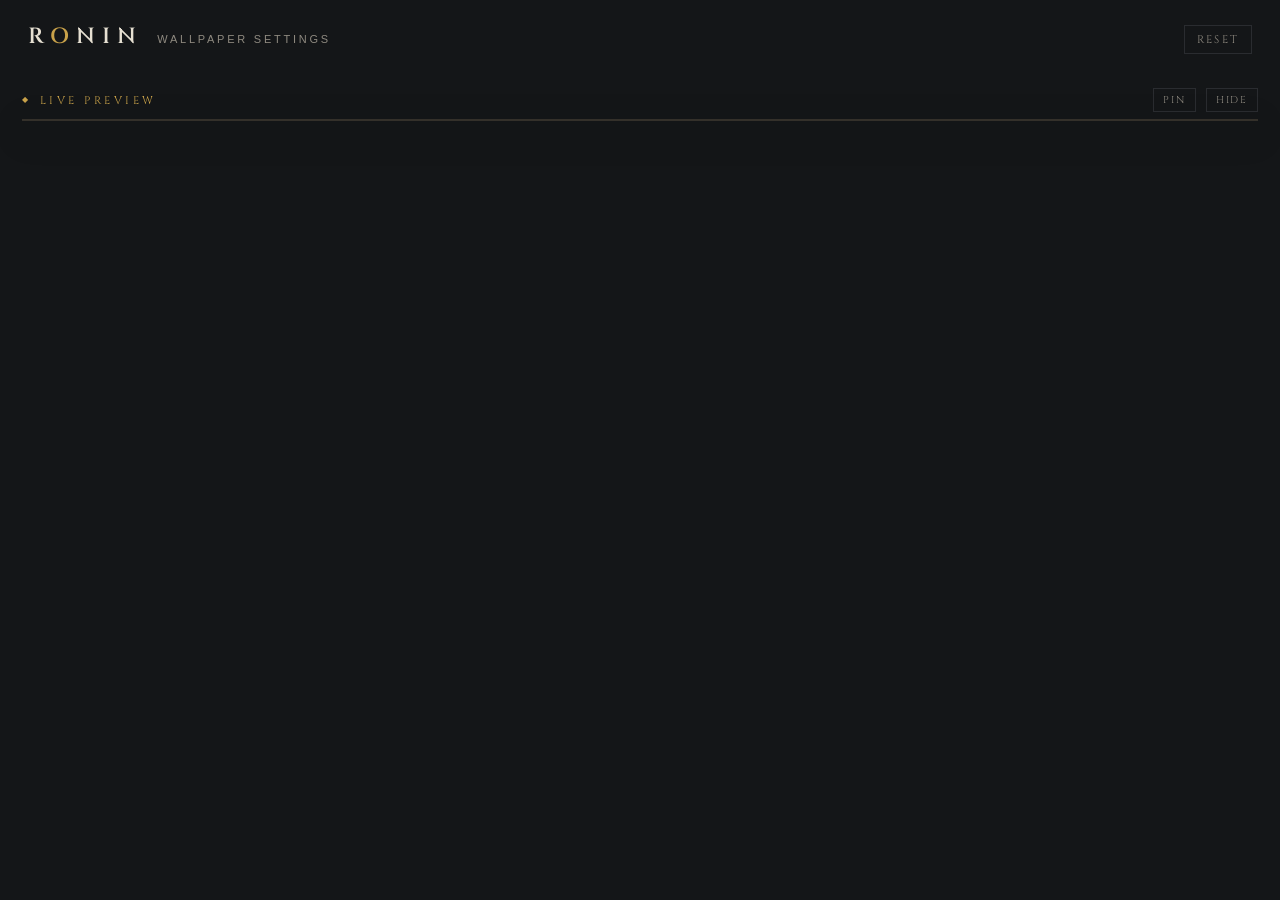
<file: ronin-host/settings.html>
<!DOCTYPE html>
<html lang="en">
<head>
<meta charset="utf-8">
<title>Ronin — Settings</title>
<link rel="preconnect" href="https://fonts.googleapis.com">
<link href="https://fonts.googleapis.com/css2?family=Cinzel:wght@400;600&family=Cormorant+Garamond:wght@400;500&display=swap" rel="stylesheet">
<style>
  :root {
    --bg: #141618; --panel: #1b1d20; --line: #2a2c30; --text: #e6e0d2; --dim: #8f8a80;
    --gold: #c9a24a; --gold-dim: #7d6630;
    --serif: 'Cinzel', Georgia, serif; --body: 'Segoe UI Variable Text', 'Segoe UI', sans-serif;
  }
  * { box-sizing: border-box; }
  html, body { margin: 0; background: var(--bg); color: var(--text); font: 13px/1.4 var(--body); }
  body { padding: 0 0 40px; user-select: none; }
  ::-webkit-scrollbar { width: 10px; } ::-webkit-scrollbar-thumb { background: #2c2e32; border-radius: 5px; border: 2px solid var(--bg); }

  header { position: sticky; top: 0; z-index: 5; background: linear-gradient(var(--bg) 80%, transparent);
           padding: 22px 28px 14px; display: flex; align-items: baseline; gap: 14px; }
  header h1 { margin: 0; font: 600 22px var(--serif); letter-spacing: .32em; color: var(--text); }
  header h1 b { color: var(--gold); font-weight: 600; }
  header .sub { color: var(--dim); font-size: 11px; letter-spacing: .25em; text-transform: uppercase; flex: 1; }
  header button { font: 11px var(--serif); letter-spacing: .2em; text-transform: uppercase; color: var(--dim);
                  background: none; border: 1px solid var(--line); padding: 6px 12px; cursor: pointer; }
  header button:hover { color: var(--gold); border-color: var(--gold-dim); }

  nav { display: flex; flex-wrap: wrap; gap: 6px 14px; padding: 0 28px 10px; }
  nav a { color: var(--dim); text-decoration: none; font: 10.5px var(--serif); letter-spacing: .22em; text-transform: uppercase; cursor: pointer; }
  nav a:hover { color: var(--gold); }

  section { margin: 18px 22px 0; background: var(--panel); border: 1px solid var(--line); padding: 6px 18px 10px; }
  .rule { display: flex; align-items: center; gap: 10px; margin: 10px 0 8px; }
  .rule h2 { margin: 0; font: 400 12px var(--serif); letter-spacing: .38em; text-transform: uppercase; color: var(--gold); white-space: nowrap; }
  .rule span { height: 1px; flex: 1; background: linear-gradient(to right, var(--gold-dim), transparent); }
  .rule i { width: 6px; height: 6px; transform: rotate(45deg); border: 1px solid var(--gold); flex: none; }

  .row { display: grid; grid-template-columns: 1fr 230px; align-items: center; gap: 16px; padding: 7px 0; border-top: 1px solid #222428; }
  .row:first-of-type { border-top: 0; }
  .row label.t { color: var(--text); }
  .row .c { display: flex; align-items: center; gap: 10px; justify-content: flex-end; }

  input[type=range] { -webkit-appearance: none; appearance: none; width: 170px; height: 18px; background: transparent; margin: 0; }
  input[type=range]::-webkit-slider-runnable-track { height: 2px; background: linear-gradient(to right, var(--gold) var(--p, 50%), #3a3c40 var(--p, 50%)); }
  input[type=range]::-webkit-slider-thumb { -webkit-appearance: none; width: 11px; height: 11px; margin-top: -4.5px; transform: rotate(45deg);
                                            background: var(--bg); border: 1.5px solid var(--gold); }
  input[type=range]:focus { outline: none; } input[type=range]:focus::-webkit-slider-thumb { box-shadow: 0 0 8px var(--gold); }
  .val { width: 44px; text-align: right; color: var(--dim); font-variant-numeric: tabular-nums; }

  input[type=text], select { width: 230px; background: #121315; color: var(--text); border: 1px solid var(--line); padding: 6px 8px; font: inherit; outline: none; }
  input[type=text]:focus, select:focus { border-color: var(--gold-dim); }
  select option { background: #121315; }

  .tog { position: relative; width: 38px; height: 18px; cursor: pointer; }
  .tog input { opacity: 0; position: absolute; inset: 0; margin: 0; cursor: pointer; }
  .tog span { position: absolute; inset: 0; border: 1px solid #3a3c40; transition: border-color .2s; }
  .tog span::after { content: ''; position: absolute; top: 4px; left: 5px; width: 7px; height: 7px; transform: rotate(45deg);
                     border: 1px solid var(--dim); transition: left .2s, background .2s, border-color .2s, box-shadow .2s; }
  .tog input:checked + span { border-color: var(--gold-dim); }
  .tog input:checked + span::after { left: 24px; background: var(--gold); border-color: var(--gold); box-shadow: 0 0 8px var(--gold); }

  input[type=color] { -webkit-appearance: none; width: 38px; height: 22px; border: 1px solid var(--line); background: none; padding: 0; cursor: pointer; }
  input[type=color]::-webkit-color-swatch-wrapper { padding: 2px; } input[type=color]::-webkit-color-swatch { border: 0; }
  .hex { color: var(--dim); font-variant-numeric: tabular-nums; width: 64px; }
  .note { color: var(--dim); font-size: 11.5px; padding: 2px 0 8px; }
  .btn { font: 11px var(--serif); letter-spacing: .2em; text-transform: uppercase; color: var(--gold);
         background: none; border: 1px solid var(--gold-dim); padding: 6px 14px; cursor: pointer; }
  .btn:hover { background: var(--gold); color: var(--bg); }
  .editing { position: sticky; top: 64px; z-index: 4; margin: 10px 22px 0; display: flex; align-items: center; gap: 12px; padding: 8px 14px;
             background: #1f1c15; border: 1px solid var(--gold-dim); }
  .editing > span:first-child { font: 11px var(--serif); letter-spacing: .25em; text-transform: uppercase; color: var(--gold); }
  .editing select { width: 220px; } .editing .hint { color: var(--dim); font-size: 11.5px; }
  .ov { color: var(--gold); font-size: 9px; margin-right: 6px; vertical-align: 2px; }
  .differs { color: var(--dim); margin-right: 6px; cursor: help; }
  .reset1 { background: none; border: 1px solid var(--line); color: var(--gold); width: 22px; height: 22px; padding: 0; cursor: pointer; }
  .reset1:hover { border-color: var(--gold-dim); }
  .card { border: 1px solid var(--line); background: #17191c; padding: 4px 14px 10px; margin: 10px 0 4px; }
  .card-h { display: flex; align-items: center; gap: 10px; font: 11px var(--serif); letter-spacing: .25em; text-transform: uppercase; color: var(--text); padding: 8px 0 4px; }
  .card-h i { width: 6px; height: 6px; transform: rotate(45deg); background: var(--gold); flex: none; }
  .grid { display: grid; grid-template-columns: repeat(3, 1fr); gap: 6px 18px; padding: 8px 0 2px; border-top: 1px solid #222428; }
  .sched { padding: 4px 0 10px; border-top: 1px solid #222428; }
  .sched-row { display: flex; align-items: center; gap: 8px; padding: 4px 0; }
  .sched input.time { width: 64px; text-align: center; }
  .days { display: inline-flex; gap: 2px; margin-left: 6px; }
  .days button, .sched .x { font: 10px var(--serif); width: 22px; height: 22px; padding: 0; background: none; color: var(--dim); border: 1px solid var(--line); cursor: pointer; }
  .days button.on { color: var(--bg); background: var(--gold); border-color: var(--gold); }
  .sched .x { margin-left: auto; } .sched .x:hover { color: var(--gold); border-color: var(--gold-dim); }
  .cell { display: flex; align-items: center; justify-content: space-between; gap: 8px; color: var(--dim); font-size: 12px; }

  /* ---- live preview (the wallpaper page itself, scaled down) ---- */
  #previewDock { margin: 6px 22px 0; background: var(--bg); }
  #previewDock.pinned { position: sticky; top: 56px; z-index: 6; padding-bottom: 8px; box-shadow: 0 10px 18px -10px rgba(0,0,0,.9); }
  .pv-head { display: flex; align-items: center; gap: 10px; padding: 4px 0 7px; }
  .pv-head .lab { font: 11px var(--serif); letter-spacing: .32em; text-transform: uppercase; color: var(--gold); white-space: nowrap; }
  .pv-head .lab::before { content: '◆'; font-size: 8px; margin-right: 8px; vertical-align: 2px; }
  .pv-head .info { color: var(--dim); font-size: 11.5px; flex: 1; white-space: nowrap; overflow: hidden; text-overflow: ellipsis; }
  .pv-head select { width: 190px; padding: 3px 6px; font-size: 12px; }
  .mini { font: 10px var(--serif); letter-spacing: .18em; text-transform: uppercase; color: var(--dim); background: none;
          border: 1px solid var(--line); padding: 4px 9px; cursor: pointer; white-space: nowrap; }
  .mini:hover, .mini.on { color: var(--gold); border-color: var(--gold-dim); }
  .pv-frame { position: relative; overflow: hidden; border: 1px solid #34302a; background: #0f1012; box-shadow: 0 10px 30px rgba(0,0,0,.55); }
  .pv-frame iframe { position: absolute; left: 0; top: 0; border: 0; transform-origin: 0 0; pointer-events: none; }
  .pv-tag { position: absolute; left: 10px; bottom: 9px; padding: 4px 9px; font: 10px var(--serif); letter-spacing: .2em; text-transform: uppercase;
            color: var(--bg); background: var(--gold); opacity: 0; transition: opacity .15s; pointer-events: none; }
  .pv-tag.show { opacity: 1; }
  #previewDock.pinned .pv-frame { width: 58% !important; margin-left: auto; }
  body.pv-pinned .editing { position: static; } /* the pinned preview takes the top */
  #previewDock.collapsed .pv-frame { display: none; }

  /* ---- background gallery ---- */
  .gallery { display: grid; grid-template-columns: repeat(auto-fill, minmax(118px, 1fr)); gap: 8px; padding: 2px 0 6px; }
  .tile { position: relative; aspect-ratio: 16 / 9; background: #0f1012; border: 1px solid var(--line); cursor: pointer; overflow: hidden; }
  .tile img, .tile video { width: 100%; height: 100%; object-fit: cover; display: block; pointer-events: none; transition: transform .3s; }
  .tile:hover img, .tile:hover video { transform: scale(1.05); }
  .tile .nm { position: absolute; left: 0; right: 0; bottom: 0; padding: 12px 6px 3px; font-size: 10.5px; color: var(--text);
              background: linear-gradient(transparent, rgba(0,0,0,.88)); white-space: nowrap; overflow: hidden; text-overflow: ellipsis; }
  .tile .kind { position: absolute; top: 4px; left: 5px; font: 8.5px var(--serif); letter-spacing: .2em; color: var(--gold); background: rgba(0,0,0,.7); padding: 2px 5px; }
  .tile .ph { position: absolute; inset: 0; display: flex; align-items: center; justify-content: center; color: var(--gold-dim); font-size: 22px; }
  .tile.sel { border-color: var(--gold); box-shadow: 0 0 0 1px var(--gold), 0 0 16px rgba(201,162,74,.35); }
  .tile.sel::after { content: '◆'; position: absolute; top: 3px; right: 6px; color: var(--gold); font-size: 11px; text-shadow: 0 0 6px #000; }
  .tile .del { position: absolute; top: 3px; right: 3px; width: 20px; height: 20px; padding: 0; display: none; cursor: pointer;
               border: 1px solid #3a3c40; background: rgba(20,22,24,.9); color: var(--dim); font-size: 11px; z-index: 2; }
  .tile:hover .del { display: block; }
  .tile.sel:hover::after { display: none; }
  .tile .del:hover { color: #e57373; border-color: #7a3a3a; }
  .tile.add { display: flex; flex-direction: column; align-items: center; justify-content: center; gap: 5px; border: 1px dashed var(--gold-dim);
              color: var(--gold); font: 10px var(--serif); letter-spacing: .2em; text-transform: uppercase; background: rgba(201,162,74,.04); text-align: center; }
  .tile.add b { font: 300 24px/1 var(--body); }
  .tile.add:hover { background: rgba(201,162,74,.12); }
  .gal-note { color: var(--dim); font-size: 11.5px; padding: 0 0 4px; }
  .notice { min-height: 18px; color: var(--gold); font-size: 11.5px; padding: 0 0 6px; }
  .notice.busy::before { content: '◆'; display: inline-block; margin-right: 7px; animation: spin 1s linear infinite; }
  @keyframes spin { to { transform: rotate(360deg); } }

  /* ---- dragging files over the window ---- */
  #dropHint { position: fixed; inset: 6px; z-index: 50; display: none; pointer-events: none; border: 2px dashed var(--gold);
              background: rgba(201,162,74,.05); box-shadow: inset 0 0 60px rgba(201,162,74,.12); }
  #dropHint div { position: absolute; left: 50%; top: 14px; transform: translateX(-50%); padding: 10px 18px; background: var(--bg);
                  border: 1px solid var(--gold-dim); text-align: center; white-space: nowrap; }
  #dropHint b { display: block; font: 600 13px var(--serif); letter-spacing: .3em; color: var(--gold); text-transform: uppercase; }
  #dropHint span { color: var(--dim); font-size: 11.5px; }
  body.dragging #dropHint { display: block; }
  .card.droptarget { outline: 2px dashed var(--gold); outline-offset: 2px; background: #1f1c15; }
</style>
</head>
<body>
<header>
  <h1>R<b>O</b>NIN</h1>
  <div class="sub">wallpaper settings</div>
  <button id="reset" title="Put every wallpaper setting back to its default">Reset</button>
</header>
<nav id="nav"></nav>
<!-- outside #root so a refresh of the settings doesn't reload the preview -->
<div id="previewDock">
  <div class="pv-head">
    <span class="lab">Live preview</span><span class="info" id="pvInfo"></span>
    <span id="pvPick"></span>
    <button class="mini" id="pvPin" title="Keep the preview on screen while you scroll through the settings">Pin</button>
    <button class="mini" id="pvHide" title="Hide the preview (it stops running)">Hide</button>
  </div>
  <div class="pv-frame" id="pvFrame"><div class="pv-tag" id="pvTag"></div></div>
</div>
<div id="root"></div>
<div id="dropHint"><div><b>Drop to add backgrounds</b><span>Pictures, GIFs and videos are copied into Ronin's images folder · drop on a monitor card to use it on that monitor only</span></div></div>

<script>
// Sections only group keys for display; labels, types and ranges all come from LivelyProperties.json.
const GROUPS = [
  ['Background', ['background', 'panorama', 'dim', 'desaturate']],
  ['Weather', ['liveWeather', 'city', 'units', 'showWeather', 'precip', 'snow', 'wind', 'fog', 'lightning', 'sharedWeather']],
  ['Atmosphere', ['embers', 'parallax', 'vignette', 'grain', 'timeOfDay', 'todStrength']],
  ['Music', ['viz', 'vizSensitivity', 'vizHeight', 'vizThickness', 'vizY', 'vizReact', 'showMusic']],
  ['Colours', ['accent', 'textColor']],
  ['Clock', ['showClock', 'clock24', 'showDate', 'position', 'clockX', 'clockY', 'font', 'uiScale', 'guides']],
  ['Quote', ['showQuote', 'quoteText', 'quoteScale', 'quoteWidth', 'quoteLayout', 'quoteX', 'quoteY', 'quoteMinutes']],
  ['To-do', ['showTodo', 'todoEdit', 'todoDone', 'todoDaily', 'todoX', 'todoY', 'todoScale',
    'todoBg', 'todoBgStyle', 'todoBgColor', 'todoBgOpacity', 'todoBgRound', 'taskHud', 'taskHudKey', 'taskHudOpacity']],
  ['Calendar', ['showCalendar', 'calendarUrl', 'calendarDays', 'calendarMax', 'calX', 'calY', 'calScale']],
  ['System', ['showSystem', 'sysX', 'sysY', 'sysScale']],
  ['Focus timer', ['showTimer', 'timerMinutes', 'timerBreak', 'timerX', 'timerY', 'timerScale']],
  ['Album', ['showAlbum', 'albumX', 'albumY', 'albumScale']],
  ['World clocks', ['showWorld', 'worldClocks', 'worldX', 'worldY', 'worldScale']],
];
const ELEMENTS = [['showClock', 'Clock'], ['showQuote', 'Quote'], ['showMusic', 'Now playing line'], ['showTodo', 'Tasks'],
  ['showCalendar', 'Calendar'], ['showSystem', 'System'], ['showTimer', 'Focus timer'], ['showAlbum', 'Album art'], ['showWorld', 'World clocks']];
const NOTES = {
  'Calendar': 'Google Calendar: Settings → your calendar → "Secret address in iCal format". Outlook: Calendar → Shared calendars → Publish → ICS.',
  'World clocks': 'Time zones like Asia/Tokyo, Europe/Paris, America/Chicago or Windows names like "Pacific Standard Time".',
  'Focus timer': 'Click the ring on the desktop to start, pause and resume. Paused, a Reset link appears under it.',
};

const wv = window.chrome.webview;
// every change also goes straight to the preview, if it's for the monitor being previewed
const send = m => { wv.postMessage(m); if (m.t === 'set' && (!m.mon || m.mon === previewMonitor())) previewProps({ [m.k]: m.v }); };
const esc = s => String(s).replace(/[&<>"']/g, c => ({ '&': '&amp;', '<': '&lt;', '>': '&gt;', '"': '&quot;', "'": '&#39;' }[c]));
let state = null;

wv.addEventListener('message', e => {
  const m = e.data || {};
  if (m.t === 'init') { state = m; render(); }
  else if (m.t === 'a' || m.t === 'm') toPreview(m); // music for the preview's ink line, the track name
  else if (m.t === 'notice') showNotice(m.text, m.busy);
});

function section(title, id) {
  const s = document.createElement('section');
  s.id = id;
  s.innerHTML = `<div class="rule"><i></i><h2>${esc(title)}</h2><span></span></div>`;
  document.getElementById('root').appendChild(s);
  const a = document.createElement('a');
  a.textContent = title; a.onclick = () => s.scrollIntoView({ behavior: 'smooth', block: 'start' });
  document.getElementById('nav').appendChild(a);
  return s;
}

function row(parent, label, control) {
  const r = document.createElement('div');
  r.className = 'row';
  r.innerHTML = `<label class="t">${esc(label)}</label><div class="c"></div>`;
  r.querySelector('.c').append(...[].concat(control));
  parent.appendChild(r);
  return r;
}

// ---- editing one monitor's own values ----
let editing = 'all'; // 'all' or a monitor id
const monName = id => ((state.host.monitors || []).find(m => m.id === id) || { name: id }).name;

/// a gold dot and a reset button on rows this monitor has its own value for
function markOverride(r, k, mon) {
  if (r.querySelector('.ov')) return;
  const ov = (state.host.overrides[mon] = state.host.overrides[mon] || []);
  if (!ov.includes(k)) ov.push(k);
  const dot = document.createElement('span'); dot.className = 'ov'; dot.textContent = '●'; dot.title = 'This monitor has its own value';
  const back = document.createElement('button'); back.className = 'reset1'; back.textContent = '↺'; back.title = 'Use the shared value';
  back.onclick = () => send({ t: 'unset', k, mon });
  r.querySelector('label.t').prepend(dot);
  r.querySelector('.c').prepend(back);
}

function toggle(checked, onChange) {
  const l = document.createElement('label'); l.className = 'tog';
  l.innerHTML = '<input type="checkbox"><span></span>';
  const i = l.querySelector('input'); i.checked = !!checked;
  i.onchange = () => onChange(i.checked);
  return l;
}

function selectBox(items, value, onChange) {
  const s = document.createElement('select');
  items.forEach(([v, label]) => { const o = document.createElement('option'); o.value = v; o.textContent = label; s.appendChild(o); });
  s.value = value;
  s.onchange = () => onChange(s.value);
  return s;
}

function control(key, def, value, set = v => send({ t: 'set', k: key, v })) {
  switch (def.type) {
    case 'slider': {
      const i = document.createElement('input'); i.type = 'range';
      i.min = def.min; i.max = def.max; i.step = def.step || 1; i.value = value;
      const out = document.createElement('span'); out.className = 'val';
      const paint = () => { out.textContent = i.value; i.style.setProperty('--p', ((i.value - def.min) / (def.max - def.min) * 100) + '%'); };
      paint();
      i.oninput = () => { paint(); set(parseFloat(i.value)); };
      return [i, out];
    }
    case 'checkbox': return toggle(value, set);
    case 'dropdown': return selectBox(def.items.map((t, n) => [n, t]), value, v => set(parseInt(v, 10)));
    case 'folderDropdown': {
      const files = (state.folders && state.folders[key]) || [];
      if (value && !files.includes(value)) files.unshift(value);
      return selectBox(files.map(f => [f, f.replace(/\.[^.]+$/, '')]), value, set);
    }
    case 'color': {
      const i = document.createElement('input'); i.type = 'color'; i.value = value;
      const hx = document.createElement('span'); hx.className = 'hex'; hx.textContent = value;
      i.oninput = () => { hx.textContent = i.value; set(i.value); };
      return [hx, i];
    }
    case 'textbox': {
      const i = document.createElement('input'); i.type = 'text'; i.value = value ?? ''; i.spellcheck = false;
      let tm; i.oninput = () => { clearTimeout(tm); tm = setTimeout(() => set(i.value), 350); };
      return i;
    }
    default: {
      const s = document.createElement('span'); s.className = 'val'; s.textContent = String(value); return s;
    }
  }
}

function render() {
  const scroll = window.scrollY;
  requestAnimationFrame(() => window.scrollTo(0, scroll)); // a refresh (e.g. after arranging) keeps your place
  document.getElementById('root').innerHTML = '';
  document.getElementById('nav').innerHTML = '';
  const { schema, values, host } = state;

  // which monitor's values are shown below (several monitors only)
  const multi = host.cards && host.cards.length > 1;
  if (!multi || (editing !== 'all' && !(host.monValues || {})[editing])) editing = 'all';
  if (multi) {
    const bar = document.createElement('div'); bar.className = 'editing';
    const lab = document.createElement('span'); lab.textContent = 'Editing';
    const sel = selectBox([['all', 'All monitors (shared)']].concat(host.cards.map(c => [c.id, c.name])), editing, v => { editing = v; render(); });
    bar.append(lab, sel);
    const hint = document.createElement('span'); hint.className = 'hint';
    hint.textContent = editing === 'all' ? 'Changes apply to every monitor.' : 'Changes apply to this monitor only (● = its own value, ↺ = back to shared).';
    bar.append(hint);
    document.getElementById('root').appendChild(bar);
  }

  // host options
  const h = section('Display', 'host');
  // one toggle per connected monitor; at least one stays on
  const selected = new Set(host.selected || []);
  host.monitors.forEach(m => {
    row(h, 'Wallpaper on ' + m.name, toggle(selected.has(m.id), on => {
      const next = new Set(selected);
      if (on) next.add(m.id); else next.delete(m.id);
      if (!next.size) { render(); return; } // can't turn off the last one
      send({ t: 'host', k: 'monitors', v: [...next] });
    }));
  });
  const arrange = document.createElement('button');
  arrange.className = 'btn'; arrange.textContent = 'Arrange…';
  arrange.onclick = () => send({ t: 'host', k: 'arrange' });
  row(h, 'Drag the clock, quote, tasks and widgets into place', arrange);
  if (selected.size > 1 || host.perMonitor) {
    const n = document.createElement('div'); n.className = 'note';
    n.textContent = 'With several monitors, positions you drag in Arrange are kept per monitor. Moving a slider below applies it to every monitor.';
    h.appendChild(n);
  }
  row(h, 'Renderer', selectBox([['native', 'Native (light)'], ['web', 'Web (original page)']], host.renderer,
      v => send({ t: 'host', k: 'renderer', v })));
  row(h, 'Frame rate limit', selectBox([[0, 'Match the display'], [60, '60 fps'], [30, '30 fps']], host.fps,
      v => send({ t: 'host', k: 'fps', v: parseInt(v, 10) })));
  if ((host.selected || []).length > 1) {
    row(h, 'Frame rate on the other monitors', selectBox([[0, 'Same as the main one'], [30, '30 fps'], [20, '20 fps'], [15, '15 fps']], host.sideFps,
        v => send({ t: 'host', k: 'sideFps', v: parseInt(v, 10) })));
    row(h, 'Slow the other monitors while a fullscreen app (a game) has focus', toggle(host.slowFullscreen, v => send({ t: 'host', k: 'slowFullscreen', v })));
  }
  row(h, 'Pause when an app is fullscreen or maximized', toggle(host.pauseWhenCovered, v => send({ t: 'host', k: 'pauseWhenCovered', v })));
  // saved layouts
  const layouts = host.layouts || [];
  const saveBtn = document.createElement('button'); saveBtn.className = 'btn'; saveBtn.textContent = 'Save as…';
  saveBtn.onclick = () => send({ t: 'host', k: 'saveLayout' });
  const pick = layouts.length
    ? selectBox([['', 'Choose…']].concat(layouts.map(n => [n, n])), host.layout && layouts.includes(host.layout) ? host.layout : '',
        v => { if (v) send({ t: 'host', k: 'layout', v }); })
    : Object.assign(document.createElement('span'), { className: 'hex', textContent: 'none yet' });
  if (layouts.length) pick.style.width = '130px';
  row(h, 'Layout (positions, sizes, what each monitor shows, backgrounds)', [pick, saveBtn]);
  if (layouts.length) scheduleRows(h, layouts, host.schedule || []);
  const exp = document.createElement('button'); exp.className = 'btn'; exp.textContent = 'Export…';
  exp.onclick = () => send({ t: 'host', k: 'export' });
  const imp = document.createElement('button'); imp.className = 'btn'; imp.textContent = 'Import…';
  imp.onclick = () => send({ t: 'host', k: 'import' });
  row(h, 'All settings and layouts as one file', [exp, imp]);
  row(h, 'Start with Windows', toggle(host.startup, v => send({ t: 'host', k: 'startup', v })));
  // updates (from the releases folder or URL that tools\publish.ps1 writes)
  const ver = Object.assign(document.createElement('span'), { className: 'hex', textContent: host.updateStatus || '' });
  ver.style.width = 'auto';
  const upd = document.createElement('button'); upd.className = 'btn';
  upd.textContent = host.updateAvailable ? 'Install ' + host.updateAvailable : 'Check now';
  upd.onclick = () => send({ t: 'host', k: host.updateAvailable ? 'installUpdate' : 'checkNow' });
  row(h, 'Ronin ' + (host.version || ''), [ver, upd]);
  const srcBox = document.createElement('input'); srcBox.type = 'text'; srcBox.value = host.updateSource || ''; srcBox.spellcheck = false;
  srcBox.placeholder = 'Releases folder or https:// address';
  srcBox.onchange = () => send({ t: 'host', k: 'updateSource', v: srcBox.value });
  row(h, 'Look for updates in', srcBox);
  row(h, 'Check for updates once a day', toggle(host.checkUpdates, v => send({ t: 'host', k: 'checkUpdates', v })));

  if (host.cards && host.cards.length > 1) monitorCards(host.cards);

  const used = new Set();
  const groups = GROUPS.map(([title, keys]) => [title, keys.filter(k => k in schema)]);
  GROUPS.forEach(([, keys]) => keys.forEach(k => used.add(k)));
  ['todoTitle', 'todoText'].forEach(k => used.add(k)); // the old text list: tasks live in the Tasks window now
  const rest = Object.keys(schema).filter(k => !used.has(k));
  if (rest.length) groups.push(['Other', rest]);

  groups.forEach(([title, keys]) => {
    if (!keys.length) return;
    const s = section(title, 'g-' + title);
    const mon = editing !== 'all' ? editing : null;
    const vals = mon ? host.monValues[mon] : values;
    keys.forEach(k => {
      const def = schema[k];
      if (!def || def.type === 'button' || def.type === 'label') return;
      let r;
      const set = mon ? (v => { send({ t: 'set', k, v, mon }); markOverride(r, k, mon); }) : (v => send({ t: 'set', k, v }));
      r = k === 'background' ? gallery(s, def, vals[k], set, mon) : row(s, def.text || k, control(k, def, vals[k], set));
      if (mon && (host.overrides[mon] || []).includes(k)) markOverride(r, k, mon);
      if (!mon) {
        const differ = Object.entries(host.overrides || {}).filter(([, ks]) => ks.includes(k)).map(([id]) => monName(id));
        if (differ.length) {
          const d = document.createElement('span'); d.className = 'differs'; d.textContent = '≠';
          d.title = 'Different on ' + differ.join(', ') + ' (changing it here applies it everywhere)';
          r.querySelector('label.t').prepend(d);
        }
      }
    });
    if (title === 'To-do') {
      const n = document.createElement('div'); n.className = 'note';
      n.textContent = 'On the desktop: click a task’s diamond to change its status (not started → in progress → done), click its name for notes and sub-tasks, click a section header to fold it. Hover a row for ↑ ↓ ✕.';
      s.appendChild(n);
      const ob = document.createElement('button'); ob.className = 'btn'; ob.textContent = 'Open tasks…';
      ob.onclick = () => send({ t: 'host', k: 'openTasks' });
      s.insertBefore(row(document.createElement('div'), 'Boards, sections, tasks, notes and sub-tasks', ob), s.children[1]);
    }
    if (NOTES[title]) {
      const n = document.createElement('div'); n.className = 'note';
      n.textContent = NOTES[title];
      s.appendChild(n);
    }
  });
  updatePreview();
}

// switch layouts by time of day: [layout] at [time] on [days]
function scheduleRows(parent, layouts, schedule) {
  const list = schedule.map(e => ({ layout: e.layout, time: e.time, days: e.days.slice() }));
  const box = document.createElement('div'); box.className = 'sched';
  const head = document.createElement('div'); head.className = 'note';
  head.textContent = 'Layout schedule: at each time, switch to that layout (switching by hand lasts until the next one).';
  box.appendChild(head);
  const save = () => send({ t: 'host', k: 'schedule', v: list });
  const DAYS = ['S', 'M', 'T', 'W', 'T', 'F', 'S'], FULL = ['Sunday', 'Monday', 'Tuesday', 'Wednesday', 'Thursday', 'Friday', 'Saturday'];
  list.forEach((e, i) => {
    const r = document.createElement('div'); r.className = 'sched-row';
    const sel = selectBox(layouts.map(n => [n, n]), layouts.includes(e.layout) ? e.layout : layouts[0], v => { e.layout = v; save(); });
    sel.style.width = '130px';
    const time = document.createElement('input'); time.type = 'text'; time.value = e.time; time.className = 'time'; time.placeholder = 'HH:MM';
    time.onchange = () => { const m = /^(\d{1,2}):(\d{2})$/.exec(time.value.trim()); if (m && +m[1] < 24 && +m[2] < 60) { e.time = m[1].padStart(2, '0') + ':' + m[2]; save(); } else time.value = e.time; };
    const days = document.createElement('span'); days.className = 'days';
    DAYS.forEach((d, n) => {
      const b = document.createElement('button'); b.textContent = d; b.title = FULL[n];
      const on = () => e.days.length === 0 || e.days.includes(n);
      b.className = on() ? 'on' : '';
      b.onclick = () => {
        let set = e.days.length === 0 ? [0, 1, 2, 3, 4, 5, 6] : e.days.slice();
        set = set.includes(n) ? set.filter(x => x !== n) : set.concat(n);
        if (!set.length) return; // at least one day
        e.days = set.length === 7 ? [] : set.sort();
        save();
      };
      days.appendChild(b);
    });
    const del = document.createElement('button'); del.className = 'x'; del.textContent = '✕'; del.title = 'Remove';
    del.onclick = () => { list.splice(i, 1); save(); };
    r.append(sel, Object.assign(document.createElement('span'), { className: 'hex', textContent: 'at' }), time, days, del);
    box.appendChild(r);
  });
  const add = document.createElement('button'); add.className = 'btn'; add.textContent = '+ Add switch';
  add.onclick = () => { list.push({ layout: layouts[0], time: '09:00', days: [] }); save(); };
  box.appendChild(add);
  parent.appendChild(box);
}

// one card per wallpaper monitor: what it is for, its own background, and which elements it shows
function monitorCards(cards) {
  const s = section('Monitors', 'monitors');
  const files = (state.folders && state.folders.background) || [];
  const note = document.createElement('div'); note.className = 'note';
  note.textContent = 'Main: clock and tasks. Side: agenda, world clocks, album, system and the quote. Ambient: just the scene. ' +
    'Changing an element below makes that monitor "custom"; changing the same setting further down applies it to every monitor again.';
  s.appendChild(note);
  cards.forEach(c => {
    const card = document.createElement('div'); card.className = 'card';
    card.dataset.mon = c.id; // dropping files here uses them on this monitor only
    card.innerHTML = `<div class="card-h"><i></i>${esc(c.name)}</div>`;
    s.appendChild(card);
    const roles = [['shared', 'Shared settings'], ['main', 'Main'], ['side', 'Side'], ['ambient', 'Ambient']];
    if (c.role === 'custom') roles.push(['custom', 'Custom']);
    row(card, 'Role', selectBox(roles, c.role, v => { if (v !== 'custom') send({ t: 'mon', id: c.id, k: 'role', v }); }));
    const bg = [['', 'Shared background']].concat(files.map(f => [f, f.replace(/\.[^.]+$/, '')]));
    const boards = [['', 'No task board']].concat((state.host.boards || []).map(b => [b.id, b.name]));
    row(card, 'Task board', selectBox(boards, c.board || '', v => send({ t: 'mon', id: c.id, k: 'board', v })));
    row(card, 'Background', selectBox(bg, c.background || '', v => send({ t: 'mon', id: c.id, k: 'background', v })));
    const grid = document.createElement('div'); grid.className = 'grid';
    ELEMENTS.forEach(([k, label]) => {
      const cell = document.createElement('div'); cell.className = 'cell';
      const l = document.createElement('span'); l.textContent = label;
      cell.append(l, toggle(c.show[k], v => send({ t: 'mon', id: c.id, k, v })));
      grid.appendChild(cell);
    });
    card.appendChild(grid);
  });
}

// ================= background gallery =================
const PREVIEW = window.RONIN_PREVIEW || 'https://ronin-preview.local/'; // (overridable for testing the page in a browser)
const VIDEO = /\.(mp4|m4v|mov|mkv|wmv|webm)$/i;
const dropTarget = () => editing !== 'all' ? { mon: editing } : {};
let current = ''; // the background the preview should show when nothing is hovered

/// thumbnails of every background, an "Add files" tile, and a ✕ to move one to the Recycle Bin
function gallery(parent, def, value, set, mon) {
  const files = ((state.folders && state.folders.background) || []).slice();
  const folder = (def.folder || 'images').replace(/\\/g, '/');
  const add = document.createElement('button'); add.className = 'btn'; add.textContent = 'Add files…';
  add.onclick = () => wv.postMessage({ t: 'host', k: 'pickFiles', target: dropTarget() });
  const r = row(parent, def.text || 'Background', add);
  const note = document.createElement('div'); note.className = 'gal-note';
  note.textContent = (mon ? 'For ' + monName(mon) + ' only. ' : '') +
    'Click to use · hover to preview · drag pictures, GIFs or videos from Explorer anywhere onto this window to add them.';
  parent.appendChild(note);

  const g = document.createElement('div'); g.className = 'gallery';
  files.forEach(f => {
    const t = document.createElement('div'); t.className = 'tile' + (f === value ? ' sel' : ''); t.title = f;
    const src = PREVIEW + folder + '/' + encodeURIComponent(f);
    let media;
    if (VIDEO.test(f)) {
      media = Object.assign(document.createElement('video'), { muted: true, preload: 'metadata', src: src + '#t=1' });
      t.addEventListener('mouseenter', () => media.play().catch(() => {}));
      t.addEventListener('mouseleave', () => media.pause());
    } else media = Object.assign(document.createElement('img'), { loading: 'lazy', decoding: 'async', src });
    media.onerror = () => { media.remove(); t.insertAdjacentHTML('afterbegin', `<div class="ph">${VIDEO.test(f) ? '▶' : '◇'}</div>`); };
    t.appendChild(media);
    const ext = (f.match(/\.([^.]+)$/) || [, ''])[1].toUpperCase();
    if (VIDEO.test(f) || ext === 'GIF') t.insertAdjacentHTML('beforeend', `<span class="kind">${VIDEO.test(f) ? 'VIDEO' : 'GIF'}</span>`);
    t.insertAdjacentHTML('beforeend', `<span class="nm">${esc(f.replace(/\.[^.]+$/, ''))}</span>`);
    const del = document.createElement('button'); del.className = 'del'; del.textContent = '✕'; del.title = 'Move to the Recycle Bin';
    del.onclick = e => { e.stopPropagation(); wv.postMessage({ t: 'host', k: 'removeBackground', v: f }); };
    t.appendChild(del);
    t.onclick = () => {
      g.querySelectorAll('.tile.sel').forEach(x => x.classList.remove('sel'));
      t.classList.add('sel'); current = f; set(f); pvTag('');
    };
    let hov;
    t.addEventListener('mouseenter', () => { hov = setTimeout(() => { if (f !== current) { previewProps({ background: f }, true); pvTag('Preview: ' + f.replace(/\.[^.]+$/, '') + ' · click to use'); } }, 140); });
    t.addEventListener('mouseleave', () => { clearTimeout(hov); previewProps({ background: current }, true); pvTag(''); });
    g.appendChild(t);
  });
  const plus = document.createElement('div'); plus.className = 'tile add';
  plus.innerHTML = '<b>+</b>Add files<br>or drop here';
  plus.onclick = add.onclick;
  g.appendChild(plus);
  parent.appendChild(g);
  const n = document.createElement('div'); n.className = 'notice'; n.id = 'galNotice';
  if (lastNotice) { n.textContent = lastNotice.text; n.classList.toggle('busy', !!lastNotice.busy); }
  parent.appendChild(n);
  return r;
}

let lastNotice = null, noticeTimer;
function showNotice(text, busy) {
  lastNotice = text ? { text, busy } : null;
  const n = document.getElementById('galNotice');
  if (n) { n.textContent = text || ''; n.classList.toggle('busy', !!busy); }
  clearTimeout(noticeTimer);
  if (text && !busy) noticeTimer = setTimeout(() => showNotice(''), 7000);
}

// ---- drag and drop from Explorer: anywhere adds them; on a monitor card, for that monitor only ----
let dragDepth = 0;
const hasFiles = e => e.dataTransfer && [...e.dataTransfer.types].includes('Files');
const cardAt = e => e.target && e.target.closest && e.target.closest('.card[data-mon]');
document.addEventListener('dragenter', e => { if (!hasFiles(e)) return; e.preventDefault(); dragDepth++; document.body.classList.add('dragging'); });
document.addEventListener('dragleave', e => { if (!hasFiles(e)) return; if (--dragDepth <= 0) { dragDepth = 0; document.body.classList.remove('dragging'); } });
document.addEventListener('dragover', e => {
  if (!hasFiles(e)) return;
  e.preventDefault(); e.dataTransfer.dropEffect = 'copy';
  const c = cardAt(e);
  document.querySelectorAll('.card.droptarget').forEach(x => { if (x !== c) x.classList.remove('droptarget'); });
  if (c) c.classList.add('droptarget');
});
document.addEventListener('drop', e => {
  if (!hasFiles(e)) return;
  e.preventDefault(); // otherwise the window would open the file
  dragDepth = 0; document.body.classList.remove('dragging');
  const c = cardAt(e);
  document.querySelectorAll('.card.droptarget').forEach(x => x.classList.remove('droptarget'));
  const files = e.dataTransfer.files;
  if (!files.length) return;
  wv.postMessageWithAdditionalObjects({ t: 'host', k: 'addFiles', target: c ? { card: c.dataset.mon } : dropTarget() }, files);
});

// ================= live preview =================
// The real wallpaper page in an iframe at the monitor's own size, scaled to fit. It runs only while shown.
let pvFrame = null, pvReady = false, pvPinned = false, pvHidden = false, pvChoice = '';
const dock = document.getElementById('previewDock');

function previewMonitor() {
  if (!state) return '';
  if (editing !== 'all') return editing;
  const sel = state.host.selected || [];
  if (pvChoice && sel.includes(pvChoice)) return pvChoice;
  const mons = state.host.monitors || [];
  return (mons.find(m => m.primary && sel.includes(m.id)) || mons.find(m => sel.includes(m.id)) || mons[0] || {}).id || '';
}
const previewValues = () => {
  const id = previewMonitor();
  return (state.host.monValues && state.host.monValues[id]) || state.values;
};

function toPreview(m) { if (pvFrame && pvReady) pvFrame.contentWindow.postMessage(m, '*'); }
/// send settings to the preview; `temp` = hovering a thumbnail (not remembered)
function previewProps(v, temp) { if (!temp && 'background' in v) current = v.background; toPreview({ t: 'p', v }); }
function pvTag(text) { const t = document.getElementById('pvTag'); t.textContent = text; t.classList.toggle('show', !!text); }

function updatePreview() {
  if (!state) return;
  const id = previewMonitor();
  const m = (state.host.monitors || []).find(x => x.id === id) || { w: 1920, h: 1080, scale: 1, name: '' };
  const vals = previewValues();
  current = vals.background || '';
  document.getElementById('pvInfo').textContent = (m.name || '').replace(/ — /, ' · ');
  // with several monitors (and "All monitors" being edited) choose which one to preview
  const pick = document.getElementById('pvPick'); pick.innerHTML = '';
  const sel = (state.host.monitors || []).filter(x => (state.host.selected || []).includes(x.id));
  if (editing === 'all' && sel.length > 1) {
    const s = selectBox(sel.map(x => [x.id, x.name.replace(/ — .*/, '') + (x.primary ? ' (main)' : '')]), id, v => { pvChoice = v; updatePreview(); });
    pick.appendChild(s);
  }
  document.getElementById('pvInfo').style.visibility = pick.childElementCount ? 'hidden' : '';
  if (pvHidden) return;
  const box = document.getElementById('pvFrame');
  const w = Math.round(m.w / (m.scale || 1)), h = Math.round(m.h / (m.scale || 1));
  if (!pvFrame) {
    pvFrame = document.createElement('iframe');
    pvFrame.src = PREVIEW + 'index.html';
    pvReady = false;
    box.appendChild(pvFrame);
  }
  pvFrame.style.width = w + 'px'; pvFrame.style.height = h + 'px';
  pvFrame.dataset.w = w; pvFrame.dataset.h = h;
  fitPreview();
  if (pvReady) sendAllToPreview();
}

function sendAllToPreview() {
  toPreview({ t: 'p', v: previewValues() });
  const tr = state.host.track;
  toPreview({ t: 'm', v: tr ? JSON.stringify(tr) : 'null' });
  toPreview({ t: 'g', v: 30 }); // 30 fps is plenty for a small preview
}

function fitPreview() {
  if (!pvFrame) return;
  const box = document.getElementById('pvFrame');
  const w = +pvFrame.dataset.w, h = +pvFrame.dataset.h;
  const k = box.clientWidth / w;
  pvFrame.style.transform = `scale(${k})`;
  box.style.height = Math.round(h * k) + 'px';
}
new ResizeObserver(fitPreview).observe(document.getElementById('pvFrame'));

window.addEventListener('message', e => {
  if (pvFrame && e.source === pvFrame.contentWindow && e.data && e.data.t === 'previewReady') { pvReady = true; sendAllToPreview(); }
});

document.getElementById('pvPin').onclick = () => {
  pvPinned = !pvPinned;
  dock.classList.toggle('pinned', pvPinned);
  document.body.classList.toggle('pv-pinned', pvPinned);
  document.getElementById('pvPin').classList.toggle('on', pvPinned);
  requestAnimationFrame(fitPreview);
};
document.getElementById('pvHide').onclick = () => {
  pvHidden = !pvHidden;
  dock.classList.toggle('collapsed', pvHidden);
  document.getElementById('pvHide').textContent = pvHidden ? 'Show' : 'Hide';
  if (pvHidden && pvFrame) { pvFrame.remove(); pvFrame = null; pvReady = false; } // stop it running
  else updatePreview();
};

document.getElementById('reset').onclick = () => send({ t: 'reset' });
</script>
</body>
</html>
</file>
